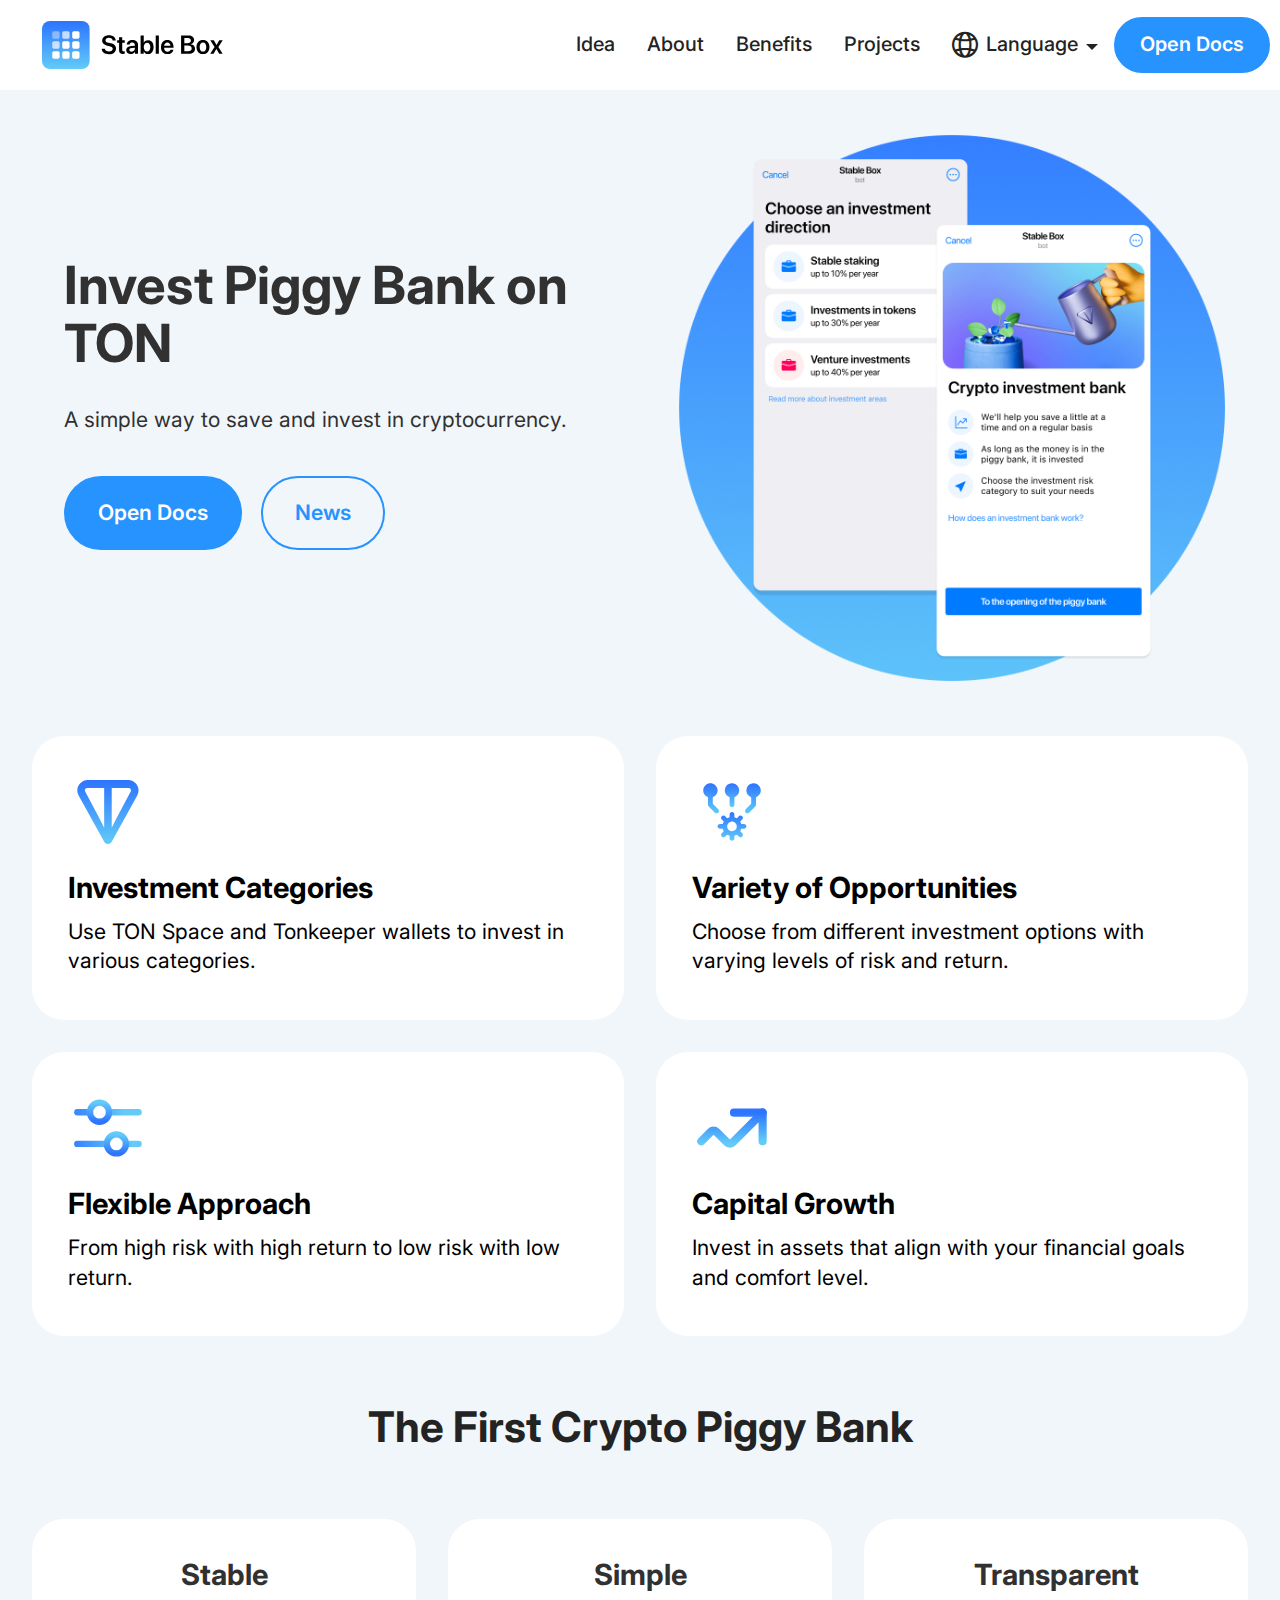
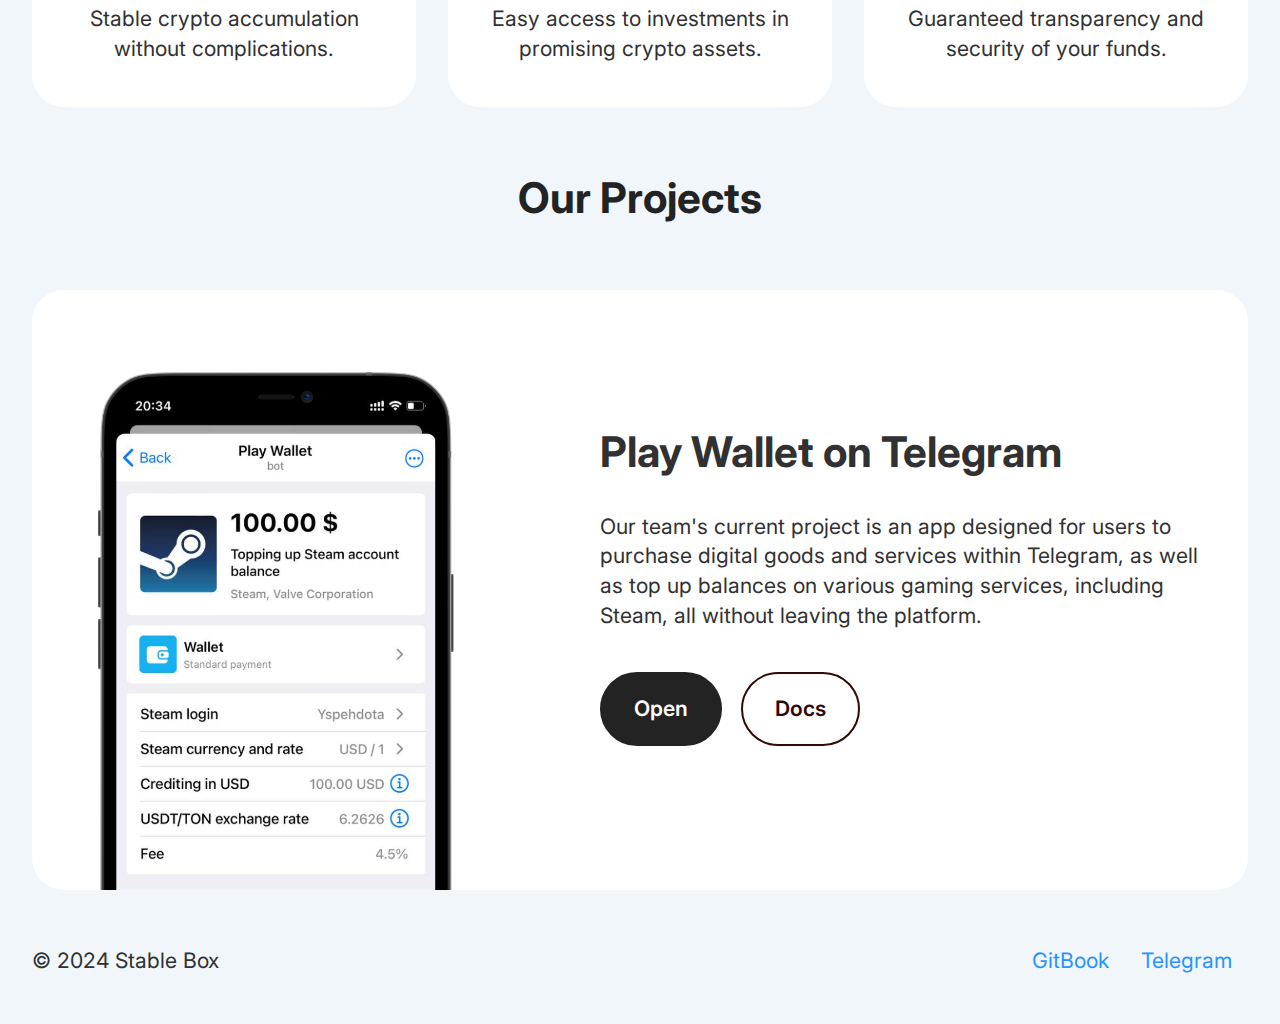
<file: index.html>
<!DOCTYPE html>
<html  >
<head>
  
  <meta charset="UTF-8">
  <meta http-equiv="X-UA-Compatible" content="IE=edge">
  <meta name="generator" content="Mobirise v5.9.18, mobirise.com">
  <meta name="twitter:card" content="summary_large_image"/>
  <meta name="twitter:image:src" content="assets/images/index-meta.png">
  <meta property="og:image" content="assets/images/index-meta.png">
  <meta name="twitter:title" content="Stable Box – Investment Piggy Bank on TON">
  <meta name="viewport" content="width=device-width, initial-scale=1, minimum-scale=1">
  <link rel="shortcut icon" href="assets/images/stablebox-favicon-32-32.png" type="image/x-icon">
  <meta name="description" content="The first crypto piggy bank on TON. Simple way to save and invest. Stable capital growth and easy access.">
  
  
  <title>Stable Box – Investment Piggy Bank on TON</title>
  <link rel="stylesheet" href="assets/web/assets/mobirise-icons2/mobirise2.css">
  <link rel="stylesheet" href="assets/bootstrap/css/bootstrap.min.css">
  <link rel="stylesheet" href="assets/bootstrap/css/bootstrap-grid.min.css">
  <link rel="stylesheet" href="assets/bootstrap/css/bootstrap-reboot.min.css">
  <link rel="stylesheet" href="assets/dropdown/css/style.css">
  <link rel="stylesheet" href="assets/socicon/css/styles.css">
  <link rel="stylesheet" href="assets/theme/css/style.css">
  <link rel="preload" href="https://fonts.googleapis.com/css?family=Inter:100,200,300,400,500,600,700,800,900&display=swap" as="style" onload="this.onload=null;this.rel='stylesheet'">
  <noscript><link rel="stylesheet" href="https://fonts.googleapis.com/css?family=Inter:100,200,300,400,500,600,700,800,900&display=swap"></noscript>
  <link rel="preload" as="style" href="assets/mobirise/css/mbr-additional.css?v=NQpkBE"><link rel="stylesheet" href="assets/mobirise/css/mbr-additional.css?v=NQpkBE" type="text/css">

  
  
  
</head>
<body>
  
  <section data-bs-version="5.1" class="menu menu6 cid-ueVmuteqcC" once="menu" id="menu06-1">
	

	<nav class="navbar navbar-dropdown opacityScroll navbar-fixed-top navbar-expand-lg">
		<div class="container">
			<div class="navbar-brand">
				<span class="navbar-logo">
					
						<img src="assets/images/stablebox-logo-site.svg" alt="Stable Box" style="height: 3rem;">
					
				</span>
				
			</div>
			<button class="navbar-toggler" type="button" data-toggle="collapse" data-bs-toggle="collapse" data-target="#navbarSupportedContent" data-bs-target="#navbarSupportedContent" aria-controls="navbarNavAltMarkup" aria-expanded="false" aria-label="Toggle navigation">
				<div class="hamburger">
					<span></span>
					<span></span>
					<span></span>
					<span></span>
				</div>
			</button>
			<div class="collapse navbar-collapse opacityScroll" id="navbarSupportedContent">
				<ul class="navbar-nav nav-dropdown" data-app-modern-menu="true"><li class="nav-item"><a class="nav-link link text-black show text-primary display-4" href="https://docs.stablebox.org" target="_blank">Idea</a></li><li class="nav-item"><a class="nav-link link text-black show text-primary display-4" href="/#features020-c">About</a></li><li class="nav-item"><a class="nav-link link text-black show text-primary display-4" href="/#article11-e">Benefits</a></li><li class="nav-item"><a class="nav-link link text-black show text-primary display-4" href="/#article11-g">Projects</a></li><li class="nav-item dropdown"><a class="nav-link link text-black dropdown-toggle display-4" href="https://mobiri.se" data-toggle="dropdown-submenu" data-bs-toggle="dropdown" data-bs-auto-close="outside" aria-expanded="false"><span class="mobi-mbri mobi-mbri-globe-2 mbr-iconfont mbr-iconfont-btn"></span>Language</a><div class="dropdown-menu" aria-labelledby="dropdown-338"><a class="text-black show dropdown-item text-primary display-4" href="/">English</a><a class="text-black show dropdown-item text-primary display-4" href="/ru">Русский</a></div></li></ul>
				
				<div class="navbar-buttons mbr-section-btn"><a class="btn btn-primary display-4" href="https://docs.stablebox.org" target="_blank">Open Docs</a></div>
			</div>
		</div>
	</nav>
</section>

<section data-bs-version="5.1" class="start article4 cid-ueWc4bbsxJ" id="article04-i">
	

	
	

	<div class="container">
		<div class="row justify-content-center">
			<div class="col-12 col-md-12 col-lg-6 image-wrapper">
				<img class="w-100" src="assets/images/stablebox-app-en.png" alt="">
			</div>
			<div class="col-12 col-md-12 col-lg">
				<div class="text-wrapper align-left">
					<h1 class="mbr-section-title mbr-fonts-style mb-4 display-1"><strong>Invest Piggy Bank on TON</strong></h1>
					<p class="mbr-text mbr-fonts-style mb-4 display-7">
						A simple way to save and invest in cryptocurrency.
					</p>
					<div class="mbr-section-btn mt-3"><a class="btn btn-lg btn-primary display-7" href="https://docs.stablebox.org" target="_blank">Open Docs</a> <a class="btn btn-lg btn-primary-outline display-7" href="https://t.me/stablebox" target="_blank">News</a></div>
				</div>
			</div>
		</div>
	</div>
</section>

<section data-bs-version="5.1" class="start features20 cid-ueW5pXh0s3" id="features020-c">
	

	
	
	<div class="container">
		
		<div class="row">
			<div class="item features-without-image col-12 col-md-6 col-lg-6 item-mb">
				<div class="item-wrapper">
					<div class="card-box align-left">
						<div class="img-wrapper mb-3">
							<img src="assets/images/stablebox-ton.svg" alt="">
						</div>
						<h5 class="card-title mbr-fonts-style display-5"><strong>Investment Categories</strong></h5>
						<p class="card-text mbr-fonts-style display-7">
							Use TON Space and Tonkeeper wallets to invest in various categories.
						</p>
					</div>
				</div>
			</div>
			<div class="item features-without-image col-12 col-md-6 col-lg-6 item-mb">
				<div class="item-wrapper">
					<div class="card-box align-left">
						<div class="img-wrapper mb-3">
							<img src="assets/images/stablebox-select.svg" alt="">
						</div>
						<h5 class="card-title mbr-fonts-style display-5"><strong>Variety of Opportunities</strong></h5>
						<p class="card-text mbr-fonts-style display-7">
							Choose from different investment options with varying levels of risk and return.
						</p>
					</div>
				</div>
			</div>
			<div class="item features-without-image col-12 col-md-6 col-lg-6 item-mb">
				<div class="item-wrapper">
					<div class="card-box align-left">
						<div class="img-wrapper mb-3">
							<img src="assets/images/stablebox-risk.svg" alt="">
						</div>
						<h5 class="card-title mbr-fonts-style display-5"><strong>Flexible Approach</strong></h5>
						<p class="card-text mbr-fonts-style display-7">
							From high risk with high return to low risk with low return.
						</p>
					</div>
				</div>
			</div><div class="item features-without-image col-12 col-md-6 col-lg-6 item-mb">
				<div class="item-wrapper">
					<div class="card-box align-left">
						<div class="img-wrapper mb-3">
							<img src="assets/images/stablebox-trend.svg" data-slide-to="3" data-bs-slide-to="4" alt="">
						</div>
						<h5 class="card-title mbr-fonts-style display-5"><strong>Capital Growth</strong></h5>
						<p class="card-text mbr-fonts-style display-7">
							Invest in assets that align with your financial goals and comfort level.
						</p>
					</div>
				</div>
			</div>
		</div>
	</div>
</section>

<section data-bs-version="5.1" class="article11 cid-ueW8xJN0vd" id="article11-e">
    

    
    
    <div class="container">
        <div class="row justify-content-center">
            <div class="title col-md-12 col-lg-12">
                <h3 class="mbr-section-title mbr-fonts-style align-center mt-0 mb-0 display-2"><strong>The First Crypto Piggy Bank</strong></h3>
                
                
            </div>
        </div>
    </div>
</section>

<section data-bs-version="5.1" class="start features20 cid-ueVqKImQMY" id="features020-2">
	

	
	
	<div class="container">
		
		<div class="row">
			<div class="item features-without-image col-12 col-md-6 col-lg-4 item-mb">
				<div class="item-wrapper">
					<div class="card-box align-left">
						
						<h5 class="card-title mbr-fonts-style display-5"><strong>Stable</strong></h5>
						<p class="card-text mbr-fonts-style display-7">
							Stable crypto accumulation without complications.
						</p>
					</div>
				</div>
			</div>
			<div class="item features-without-image col-12 col-md-6 col-lg-4 item-mb">
				<div class="item-wrapper">
					<div class="card-box align-left">
						
						<h5 class="card-title mbr-fonts-style display-5"><strong>Simple</strong></h5>
						<p class="card-text mbr-fonts-style display-7">
							Easy access to investments in promising crypto assets.
						</p>
					</div>
				</div>
			</div>
			<div class="item features-without-image col-12 col-md-6 col-lg-4 item-mb">
				<div class="item-wrapper">
					<div class="card-box align-left">
						
						<h5 class="card-title mbr-fonts-style display-5"><strong>Transparent</strong></h5>
						<p class="card-text mbr-fonts-style display-7">Guaranteed transparency and security of your funds.<br></p>
					</div>
				</div>
			</div>
		</div>
	</div>
</section>

<section data-bs-version="5.1" class="article11 cid-ueW96l76SG" id="article11-g">
    

    
    
    <div class="container">
        <div class="row justify-content-center">
            <div class="title col-md-12 col-lg-12">
                <h3 class="mbr-section-title mbr-fonts-style align-center mt-0 mb-0 display-2"><strong>Our Projects</strong></h3>
                
                
            </div>
        </div>
    </div>
</section>

<section data-bs-version="5.1" class="start article05 cid-ueVXA5uKHL" id="article05-a">
  

  
  

  <div class="container">
    <div class="row justify-content-center align-items-center">
      <div class="col-12">
        <div class="card-wrapper">
          <div class="row">
            <div class="col-12 col-md-12 col-lg-5 image-wrapper">
              <img class="w-100" src="assets/images/stablebox-playwallet-en.png" alt="Play Wallet">
            </div>
            <div class="col-12 col-lg col-md-12">
              <div class="text-wrapper align-left">
                <h1 class="mbr-section-title mbr-fonts-style mb-4 display-2"><strong>Play Wallet on Telegram</strong></h1>
                <p class="mbr-text mbr-fonts-style mb-4 display-7">Our team's current project is an app designed for users to purchase digital goods and services within Telegram, as well as top up balances on various gaming services, including Steam, all without leaving the platform.<br>
                </p>
                <div class="mbr-section-btn mt-3"><a class="btn btn-lg btn-black display-7" href="https://t.me/playwalletbot" target="_blank">Open</a> <a class="btn btn-lg btn-info-outline display-7" href="https://docs.playwallet.bot" target="_blank">Docs</a></div>
              </div>
            </div>
          </div>
        </div>
      </div>
    </div>
  </div>
</section>

<section data-bs-version="5.1" class="footer2 cid-ueVwBMKJbh" once="footers" id="footer02-3">
    

    
    

    <div class="container">
        <div class="row">
            <div class="col-12 col-lg-6 center mt-2 mb-3">
                <p class="mbr-fonts-style copyright mb-0 display-7">
                    © 2024 Stable Box</p>
            </div>
            <div class="col-12 col-lg-6 center">
                <div class="row-links mt-2 mb-3">
                    <ul class="row-links-soc">
                        
                        
                        
                        
                    <li class="row-links-soc-item mbr-fonts-style display-7"><a href="https://docs.stablebox.org/" class="text-primary" target="_blank">GitBook</a></li><li class="row-links-soc-item mbr-fonts-style display-7"><a href="https://t.me/stablebox" class="text-primary" target="_blank">Telegram</a></li></ul>
                </div>
            </div>
        </div>
    </div>
</section><section class="display-7" style="padding: 0;align-items: center;justify-content: center;flex-wrap: wrap;    align-content: center;display: flex;position: relative;height: 0rem;"><a href="https://mobiri.se/1725391" style="flex: 1 1;height: 0rem;position: absolute;width: 100%;z-index: 1;"><img alt="" style="height: 0rem;" src="[data-uri]"></a><p hidden style="margin: 0;text-align: center;" class="display-7">&#8204;</p><a hidden style="z-index:1" href="https://mobirise.com/builder/no-code-website-builder.html">No Code Website Builder</a></section><script src="assets/bootstrap/js/bootstrap.bundle.min.js"></script>  <script src="assets/smoothscroll/smooth-scroll.js"></script>  <script src="assets/ytplayer/index.js"></script>  <script src="assets/dropdown/js/navbar-dropdown.js"></script>  <script src="assets/theme/js/script.js"></script>  
  
  
</body>
</html>
</file>
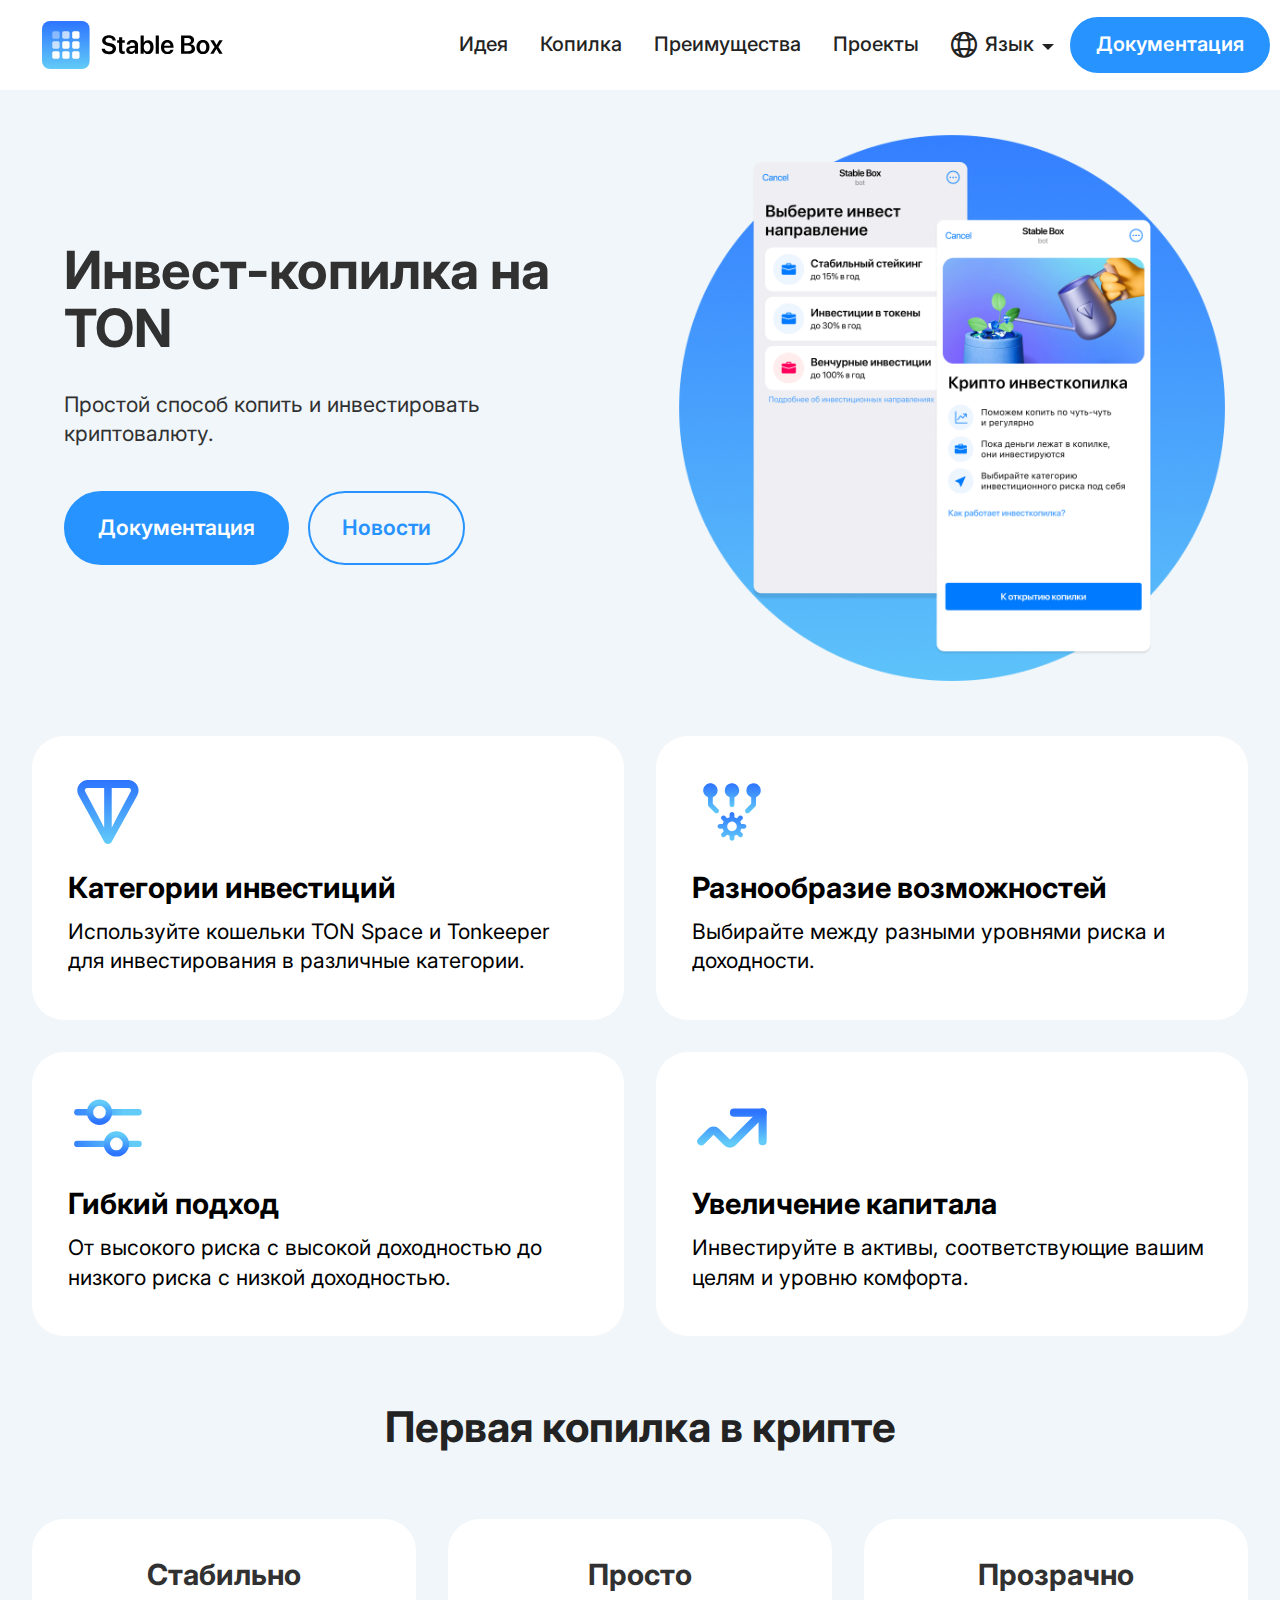
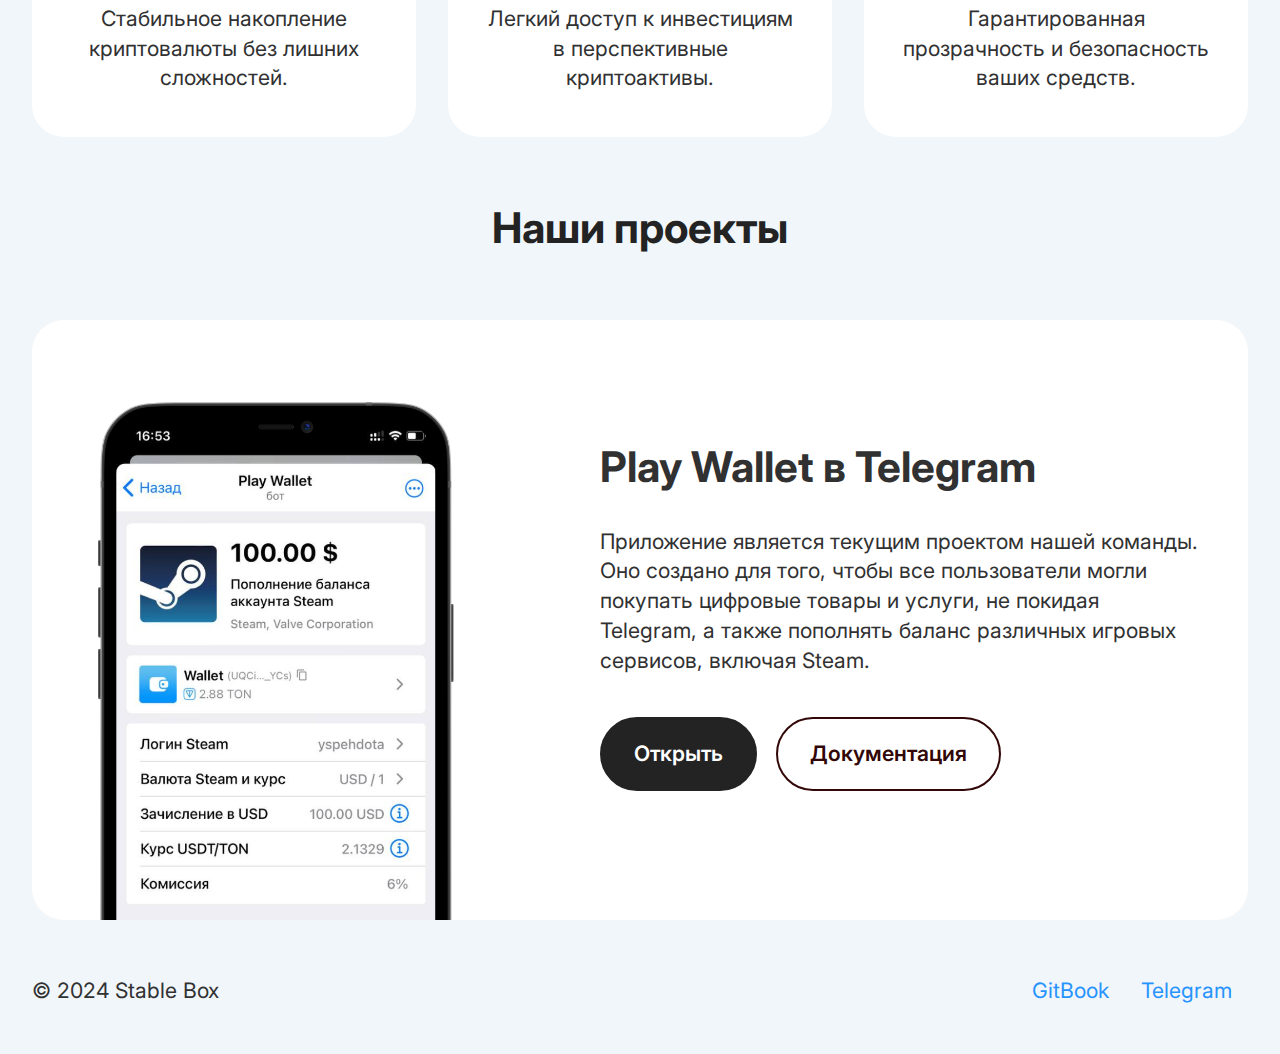
<file: ru.html>
<!DOCTYPE html>
<html  >
<head>
  
  <meta charset="UTF-8">
  <meta http-equiv="X-UA-Compatible" content="IE=edge">
  <meta name="generator" content="Mobirise v5.9.18, mobirise.com">
  <meta name="twitter:card" content="summary_large_image"/>
  <meta name="twitter:image:src" content="assets/images/ru-meta.png">
  <meta property="og:image" content="assets/images/ru-meta.png">
  <meta name="twitter:title" content="Stable Box – Инвест-копилка на TON">
  <meta name="viewport" content="width=device-width, initial-scale=1, minimum-scale=1">
  <link rel="shortcut icon" href="assets/images/stablebox-favicon-32-32.png" type="image/x-icon">
  <meta name="description" content="Первая криптовалютная копилка на TON. Простой способ накопления и инвестирования. Стабильный рост капитала и легкий доступ.">
  
  
  <title>Stable Box – Инвест-копилка на TON</title>
  <link rel="stylesheet" href="assets/web/assets/mobirise-icons2/mobirise2.css">
  <link rel="stylesheet" href="assets/bootstrap/css/bootstrap.min.css">
  <link rel="stylesheet" href="assets/bootstrap/css/bootstrap-grid.min.css">
  <link rel="stylesheet" href="assets/bootstrap/css/bootstrap-reboot.min.css">
  <link rel="stylesheet" href="assets/dropdown/css/style.css">
  <link rel="stylesheet" href="assets/socicon/css/styles.css">
  <link rel="stylesheet" href="assets/theme/css/style.css">
  <link rel="preload" href="https://fonts.googleapis.com/css?family=Inter:100,200,300,400,500,600,700,800,900&display=swap" as="style" onload="this.onload=null;this.rel='stylesheet'">
  <noscript><link rel="stylesheet" href="https://fonts.googleapis.com/css?family=Inter:100,200,300,400,500,600,700,800,900&display=swap"></noscript>
  <link rel="preload" as="style" href="assets/mobirise/css/mbr-additional.css?v=tpvv6j"><link rel="stylesheet" href="assets/mobirise/css/mbr-additional.css?v=tpvv6j" type="text/css">

  
  
  
</head>
<body>
  
  <section data-bs-version="5.1" class="menu menu6 cid-ufcVPwTOpR" once="menu" id="menu06-j">
	

	<nav class="navbar navbar-dropdown opacityScroll navbar-fixed-top navbar-expand-lg">
		<div class="container">
			<div class="navbar-brand">
				<span class="navbar-logo">
					
						<img src="assets/images/stablebox-logo-site.svg" alt="Stable Box" style="height: 3rem;">
					
				</span>
				
			</div>
			<button class="navbar-toggler" type="button" data-toggle="collapse" data-bs-toggle="collapse" data-target="#navbarSupportedContent" data-bs-target="#navbarSupportedContent" aria-controls="navbarNavAltMarkup" aria-expanded="false" aria-label="Toggle navigation">
				<div class="hamburger">
					<span></span>
					<span></span>
					<span></span>
					<span></span>
				</div>
			</button>
			<div class="collapse navbar-collapse opacityScroll" id="navbarSupportedContent">
				<ul class="navbar-nav nav-dropdown" data-app-modern-menu="true"><li class="nav-item"><a class="nav-link link text-black show text-primary display-4" href="https://docs.stablebox.org/v/ru" target="_blank">Идея</a></li><li class="nav-item"><a class="nav-link link text-black show text-primary display-4" href="/ru#features020-l">Копилка</a></li><li class="nav-item"><a class="nav-link link text-black show text-primary display-4" href="/ru#article11-m">Преимущества</a></li><li class="nav-item"><a class="nav-link link text-black show text-primary display-4" href="/ru#article11-o">Проекты</a></li><li class="nav-item dropdown"><a class="nav-link link text-black dropdown-toggle display-4" href="https://mobiri.se" data-toggle="dropdown-submenu" data-bs-toggle="dropdown" data-bs-auto-close="outside" aria-expanded="false"><span class="mobi-mbri mobi-mbri-globe-2 mbr-iconfont mbr-iconfont-btn"></span>Язык</a><div class="dropdown-menu" aria-labelledby="dropdown-338"><a class="text-black show dropdown-item text-primary display-4" href="/">English</a><a class="text-black show dropdown-item text-primary display-4" href="/ru">Русский</a></div></li></ul>
				
				<div class="navbar-buttons mbr-section-btn"><a class="btn btn-primary display-4" href="https://docs.stablebox.org/v/ru" target="_blank">Документация</a></div>
			</div>
		</div>
	</nav>
</section>

<section data-bs-version="5.1" class="start article4 cid-ufcVPyNujt" id="article04-k">
	

	
	

	<div class="container">
		<div class="row justify-content-center">
			<div class="col-12 col-md-12 col-lg-6 image-wrapper">
				<img class="w-100" src="assets/images/stablebox-app-ru.png" alt="">
			</div>
			<div class="col-12 col-md-12 col-lg">
				<div class="text-wrapper align-left">
					<h1 class="mbr-section-title mbr-fonts-style mb-4 display-1"><strong>Инвест-копилка на TON</strong></h1>
					<p class="mbr-text mbr-fonts-style mb-4 display-7">
						Простой способ копить и инвестировать криптовалюту.
					</p>
					<div class="mbr-section-btn mt-3"><a class="btn btn-lg btn-primary display-7" href="https://docs.stablebox.org/v/ru" target="_blank">Документация</a> <a class="btn btn-lg btn-primary-outline display-7" href="https://t.me/stablebox_ru" target="_blank">Новости</a></div>
				</div>
			</div>
		</div>
	</div>
</section>

<section data-bs-version="5.1" class="start features20 cid-ufcVPze7Y1" id="features020-l">
	

	
	
	<div class="container">
		
		<div class="row">
			<div class="item features-without-image col-12 col-md-6 col-lg-6 item-mb">
				<div class="item-wrapper">
					<div class="card-box align-left">
						<div class="img-wrapper mb-3">
							<img src="assets/images/stablebox-ton.svg" alt="">
						</div>
						<h5 class="card-title mbr-fonts-style display-5"><strong>Категории инвестиций</strong></h5>
						<p class="card-text mbr-fonts-style display-7">
							Используйте кошельки TON Space и Tonkeeper для инвестирования в различные категории.
						</p>
					</div>
				</div>
			</div>
			<div class="item features-without-image col-12 col-md-6 col-lg-6 item-mb">
				<div class="item-wrapper">
					<div class="card-box align-left">
						<div class="img-wrapper mb-3">
							<img src="assets/images/stablebox-select.svg" alt="">
						</div>
						<h5 class="card-title mbr-fonts-style display-5"><strong>Разнообразие возможностей</strong></h5>
						<p class="card-text mbr-fonts-style display-7">
							Выбирайте между разными уровнями риска и доходности.
						</p>
					</div>
				</div>
			</div>
			<div class="item features-without-image col-12 col-md-6 col-lg-6 item-mb">
				<div class="item-wrapper">
					<div class="card-box align-left">
						<div class="img-wrapper mb-3">
							<img src="assets/images/stablebox-risk.svg" alt="">
						</div>
						<h5 class="card-title mbr-fonts-style display-5"><strong>Гибкий подход</strong></h5>
						<p class="card-text mbr-fonts-style display-7">
							От высокого риска с высокой доходностью до низкого риска с низкой доходностью.
						</p>
					</div>
				</div>
			</div><div class="item features-without-image col-12 col-md-6 col-lg-6 item-mb">
				<div class="item-wrapper">
					<div class="card-box align-left">
						<div class="img-wrapper mb-3">
							<img src="assets/images/stablebox-trend.svg" data-slide-to="3" data-bs-slide-to="4" alt="">
						</div>
						<h5 class="card-title mbr-fonts-style display-5"><strong>Увеличение капитала</strong></h5>
						<p class="card-text mbr-fonts-style display-7">
							Инвестируйте в активы, соответствующие вашим целям и уровню комфорта.
						</p>
					</div>
				</div>
			</div>
		</div>
	</div>
</section>

<section data-bs-version="5.1" class="article11 cid-ufcVPzuYUC" id="article11-m">
    

    
    
    <div class="container">
        <div class="row justify-content-center">
            <div class="title col-md-12 col-lg-12">
                <h3 class="mbr-section-title mbr-fonts-style align-center mt-0 mb-0 display-2"><strong>Первая копилка в крипте</strong></h3>
                
                
            </div>
        </div>
    </div>
</section>

<section data-bs-version="5.1" class="start features20 cid-ufcVPzHqCr" id="features020-n">
	

	
	
	<div class="container">
		
		<div class="row">
			<div class="item features-without-image col-12 col-md-6 col-lg-4 item-mb">
				<div class="item-wrapper">
					<div class="card-box align-left">
						
						<h5 class="card-title mbr-fonts-style display-5"><strong>Стабильно</strong></h5>
						<p class="card-text mbr-fonts-style display-7">
							Стабильное накопление криптовалюты без лишних сложностей.
						</p>
					</div>
				</div>
			</div>
			<div class="item features-without-image col-12 col-md-6 col-lg-4 item-mb">
				<div class="item-wrapper">
					<div class="card-box align-left">
						
						<h5 class="card-title mbr-fonts-style display-5"><strong>Просто</strong></h5>
						<p class="card-text mbr-fonts-style display-7">
							Легкий доступ к инвестициям в перспективные криптоактивы.
						</p>
					</div>
				</div>
			</div>
			<div class="item features-without-image col-12 col-md-6 col-lg-4 item-mb">
				<div class="item-wrapper">
					<div class="card-box align-left">
						
						<h5 class="card-title mbr-fonts-style display-5"><strong>Прозрачно</strong></h5>
						<p class="card-text mbr-fonts-style display-7">
							Гарантированная прозрачность и безопасность ваших средств.
						</p>
					</div>
				</div>
			</div>
		</div>
	</div>
</section>

<section data-bs-version="5.1" class="article11 cid-ufcVPzUjwL" id="article11-o">
    

    
    
    <div class="container">
        <div class="row justify-content-center">
            <div class="title col-md-12 col-lg-12">
                <h3 class="mbr-section-title mbr-fonts-style align-center mt-0 mb-0 display-2"><strong>Наши проекты</strong></h3>
                
                
            </div>
        </div>
    </div>
</section>

<section data-bs-version="5.1" class="start article05 cid-ufcVPA6uZX" id="article05-p">
  

  
  

  <div class="container">
    <div class="row justify-content-center align-items-center">
      <div class="col-12">
        <div class="card-wrapper">
          <div class="row">
            <div class="col-12 col-md-12 col-lg-5 image-wrapper">
              <img class="w-100" src="assets/images/stablebox-playwallet-ru.png" alt="Play Wallet">
            </div>
            <div class="col-12 col-lg col-md-12">
              <div class="text-wrapper align-left">
                <h1 class="mbr-section-title mbr-fonts-style mb-4 display-2"><strong>Play Wallet в Telegram</strong></h1>
                <p class="mbr-text mbr-fonts-style mb-4 display-7">Приложение является текущим проектом нашей команды. Оно создано для того, чтобы все пользователи могли покупать цифровые товары и услуги, не покидая Telegram, а также пополнять баланс различных игровых сервисов, включая Steam.<br>
                </p>
                <div class="mbr-section-btn mt-3"><a class="btn btn-lg btn-black display-7" href="https://t.me/playwalletbot" target="_blank">Открыть</a> <a class="btn btn-lg btn-info-outline display-7" href="https://docs.playwallet.bot/v/ru" target="_blank">Документация</a></div>
              </div>
            </div>
          </div>
        </div>
      </div>
    </div>
  </div>
</section>

<section data-bs-version="5.1" class="footer2 cid-ufcVPAjL9s" once="footers" id="footer02-q">
    

    
    

    <div class="container">
        <div class="row">
            <div class="col-12 col-lg-6 center mt-2 mb-3">
                <p class="mbr-fonts-style copyright mb-0 display-7">
                    © 2024 Stable Box</p>
            </div>
            <div class="col-12 col-lg-6 center">
                <div class="row-links mt-2 mb-3">
                    <ul class="row-links-soc">
                        
                        
                        
                        
                    <li class="row-links-soc-item mbr-fonts-style display-7"><a href="https://docs.stablebox.org/v/ru" class="text-primary" target="_blank">GitBook</a></li><li class="row-links-soc-item mbr-fonts-style display-7"><a href="https://t.me/stablebox_ru" class="text-primary" target="_blank">Telegram</a></li></ul>
                </div>
            </div>
        </div>
    </div>
</section><section class="display-7" style="padding: 0;align-items: center;justify-content: center;flex-wrap: wrap;    align-content: center;display: flex;position: relative;height: 0rem;"><a href="https://mobiri.se/1725391" style="flex: 1 1;height: 0rem;position: absolute;width: 100%;z-index: 1;"><img alt="" style="height: 0rem;" src="[data-uri]"></a><p hidden style="margin: 0;text-align: center;" class="display-7">&#8204;</p><a hidden style="z-index:1" href="https://mobirise.com/drag-drop-website-builder.html">Drag and Drop Website Builder</a></section><script src="assets/bootstrap/js/bootstrap.bundle.min.js"></script>  <script src="assets/smoothscroll/smooth-scroll.js"></script>  <script src="assets/ytplayer/index.js"></script>  <script src="assets/dropdown/js/navbar-dropdown.js"></script>  <script src="assets/theme/js/script.js"></script>  
  
  
</body>
</html>
</file>
<file: assets/web/assets/mobirise-icons2/mobirise2.css>
@font-face {
  font-family: 'Moririse2';
  font-display: swap;
  src:  url('mobirise2.eot?f2bix4');
  src:  url('mobirise2.eot?f2bix4#iefix') format('embedded-opentype'),
    url('mobirise2.ttf?f2bix4') format('truetype'),
    url('mobirise2.woff?f2bix4') format('woff'),
    url('mobirise2.svg?f2bix4#mobirise2') format('svg');
  font-weight: normal;
  font-style: normal;
}

[class^="mobi-"], [class*=" mobi-"] {
  /* use !important to prevent issues with browser extensions that change fonts */
  font-family: 'Moririse2' !important;
  speak: none;
  font-style: normal;
  font-weight: normal;
  font-variant: normal;
  text-transform: none;
  line-height: 1;

  /* Better Font Rendering =========== */
  -webkit-font-smoothing: antialiased;
  -moz-osx-font-smoothing: grayscale;
}

.mobi-mbri-add-submenu:before {
  content: "\e900";
}
.mobi-mbri-alert:before {
  content: "\e901";
}
.mobi-mbri-align-center:before {
  content: "\e902";
}
.mobi-mbri-align-justify:before {
  content: "\e903";
}
.mobi-mbri-align-left:before {
  content: "\e904";
}
.mobi-mbri-align-right:before {
  content: "\e905";
}
.mobi-mbri-android:before {
  content: "\e906";
}
.mobi-mbri-apple:before {
  content: "\e907";
}
.mobi-mbri-arrow-down:before {
  content: "\e908";
}
.mobi-mbri-arrow-next:before {
  content: "\e909";
}
.mobi-mbri-arrow-prev:before {
  content: "\e90a";
}
.mobi-mbri-arrow-up:before {
  content: "\e90b";
}
.mobi-mbri-bold:before {
  content: "\e90c";
}
.mobi-mbri-bookmark:before {
  content: "\e90d";
}
.mobi-mbri-bootstrap:before {
  content: "\e90e";
}
.mobi-mbri-briefcase:before {
  content: "\e90f";
}
.mobi-mbri-browse:before {
  content: "\e910";
}
.mobi-mbri-bulleted-list:before {
  content: "\e911";
}
.mobi-mbri-calendar:before {
  content: "\e912";
}
.mobi-mbri-camera:before {
  content: "\e913";
}
.mobi-mbri-cart-add:before {
  content: "\e914";
}
.mobi-mbri-cart-full:before {
  content: "\e915";
}
.mobi-mbri-cash:before {
  content: "\e916";
}
.mobi-mbri-change-style:before {
  content: "\e917";
}
.mobi-mbri-chat:before {
  content: "\e918";
}
.mobi-mbri-clock:before {
  content: "\e919";
}
.mobi-mbri-close:before {
  content: "\e91a";
}
.mobi-mbri-cloud:before {
  content: "\e91b";
}
.mobi-mbri-code:before {
  content: "\e91c";
}
.mobi-mbri-contact-form:before {
  content: "\e91d";
}
.mobi-mbri-credit-card:before {
  content: "\e91e";
}
.mobi-mbri-cursor-click:before {
  content: "\e91f";
}
.mobi-mbri-cust-feedback:before {
  content: "\e920";
}
.mobi-mbri-database:before {
  content: "\e921";
}
.mobi-mbri-delivery:before {
  content: "\e922";
}
.mobi-mbri-desktop:before {
  content: "\e923";
}
.mobi-mbri-devices:before {
  content: "\e924";
}
.mobi-mbri-down:before {
  content: "\e925";
}
.mobi-mbri-download-2:before {
  content: "\e926";
}
.mobi-mbri-download:before {
  content: "\e927";
}
.mobi-mbri-drag-n-drop-2:before {
  content: "\e928";
}
.mobi-mbri-drag-n-drop:before {
  content: "\e929";
}
.mobi-mbri-edit-2:before {
  content: "\e92a";
}
.mobi-mbri-edit:before {
  content: "\e92b";
}
.mobi-mbri-error:before {
  content: "\e92c";
}
.mobi-mbri-extension:before {
  content: "\e92d";
}
.mobi-mbri-features:before {
  content: "\e92e";
}
.mobi-mbri-file:before {
  content: "\e92f";
}
.mobi-mbri-flag:before {
  content: "\e930";
}
.mobi-mbri-folder:before {
  content: "\e931";
}
.mobi-mbri-gift:before {
  content: "\e932";
}
.mobi-mbri-github:before {
  content: "\e933";
}
.mobi-mbri-globe-2:before {
  content: "\e934";
}
.mobi-mbri-globe:before {
  content: "\e935";
}
.mobi-mbri-growing-chart:before {
  content: "\e936";
}
.mobi-mbri-hearth:before {
  content: "\e937";
}
.mobi-mbri-help:before {
  content: "\e938";
}
.mobi-mbri-home:before {
  content: "\e939";
}
.mobi-mbri-hot-cup:before {
  content: "\e93a";
}
.mobi-mbri-idea:before {
  content: "\e93b";
}
.mobi-mbri-image-gallery:before {
  content: "\e93c";
}
.mobi-mbri-image-slider:before {
  content: "\e93d";
}
.mobi-mbri-info:before {
  content: "\e93e";
}
.mobi-mbri-italic:before {
  content: "\e93f";
}
.mobi-mbri-key:before {
  content: "\e940";
}
.mobi-mbri-laptop:before {
  content: "\e941";
}
.mobi-mbri-layers:before {
  content: "\e942";
}
.mobi-mbri-left-right:before {
  content: "\e943";
}
.mobi-mbri-left:before {
  content: "\e944";
}
.mobi-mbri-letter:before {
  content: "\e945";
}
.mobi-mbri-like:before {
  content: "\e946";
}
.mobi-mbri-link:before {
  content: "\e947";
}
.mobi-mbri-lock:before {
  content: "\e948";
}
.mobi-mbri-login:before {
  content: "\e949";
}
.mobi-mbri-logout:before {
  content: "\e94a";
}
.mobi-mbri-magic-stick:before {
  content: "\e94b";
}
.mobi-mbri-map-pin:before {
  content: "\e94c";
}
.mobi-mbri-menu:before {
  content: "\e94d";
}
.mobi-mbri-mobile-2:before {
  content: "\e94e";
}
.mobi-mbri-mobile-horizontal:before {
  content: "\e94f";
}
.mobi-mbri-mobile:before {
  content: "\e950";
}
.mobi-mbri-mobirise:before {
  content: "\e951";
}
.mobi-mbri-more-horizontal:before {
  content: "\e952";
}
.mobi-mbri-more-vertical:before {
  content: "\e953";
}
.mobi-mbri-music:before {
  content: "\e954";
}
.mobi-mbri-new-file:before {
  content: "\e955";
}
.mobi-mbri-numbered-list:before {
  content: "\e956";
}
.mobi-mbri-opened-folder:before {
  content: "\e957";
}
.mobi-mbri-pages:before {
  content: "\e958";
}
.mobi-mbri-paper-plane:before {
  content: "\e959";
}
.mobi-mbri-paperclip:before {
  content: "\e95a";
}
.mobi-mbri-phone:before {
  content: "\e95b";
}
.mobi-mbri-photo:before {
  content: "\e95c";
}
.mobi-mbri-photos:before {
  content: "\e95d";
}
.mobi-mbri-pin:before {
  content: "\e95e";
}
.mobi-mbri-play:before {
  content: "\e95f";
}
.mobi-mbri-plus:before {
  content: "\e960";
}
.mobi-mbri-preview:before {
  content: "\e961";
}
.mobi-mbri-print:before {
  content: "\e962";
}
.mobi-mbri-protect:before {
  content: "\e963";
}
.mobi-mbri-question:before {
  content: "\e964";
}
.mobi-mbri-quote-left:before {
  content: "\e965";
}
.mobi-mbri-quote-right:before {
  content: "\e966";
}
.mobi-mbri-redo:before {
  content: "\e967";
}
.mobi-mbri-refresh:before {
  content: "\e968";
}
.mobi-mbri-responsive-2:before {
  content: "\e969";
}
.mobi-mbri-responsive:before {
  content: "\e96a";
}
.mobi-mbri-right:before {
  content: "\e96b";
}
.mobi-mbri-rocket:before {
  content: "\e96c";
}
.mobi-mbri-sad-face:before {
  content: "\e96d";
}
.mobi-mbri-sale:before {
  content: "\e96e";
}
.mobi-mbri-save:before {
  content: "\e96f";
}
.mobi-mbri-search:before {
  content: "\e970";
}
.mobi-mbri-setting-2:before {
  content: "\e971";
}
.mobi-mbri-setting-3:before {
  content: "\e972";
}
.mobi-mbri-setting:before {
  content: "\e973";
}
.mobi-mbri-share:before {
  content: "\e974";
}
.mobi-mbri-shopping-bag:before {
  content: "\e975";
}
.mobi-mbri-shopping-basket:before {
  content: "\e976";
}
.mobi-mbri-shopping-cart:before {
  content: "\e977";
}
.mobi-mbri-sites:before {
  content: "\e978";
}
.mobi-mbri-smile-face:before {
  content: "\e979";
}
.mobi-mbri-speed:before {
  content: "\e97a";
}
.mobi-mbri-star:before {
  content: "\e97b";
}
.mobi-mbri-success:before {
  content: "\e97c";
}
.mobi-mbri-sun:before {
  content: "\e97d";
}
.mobi-mbri-sun2:before {
  content: "\e97e";
}
.mobi-mbri-tablet-vertical:before {
  content: "\e97f";
}
.mobi-mbri-tablet:before {
  content: "\e980";
}
.mobi-mbri-target:before {
  content: "\e981";
}
.mobi-mbri-timer:before {
  content: "\e982";
}
.mobi-mbri-to-ftp:before {
  content: "\e983";
}
.mobi-mbri-to-local-drive:before {
  content: "\e984";
}
.mobi-mbri-touch-swipe:before {
  content: "\e985";
}
.mobi-mbri-touch:before {
  content: "\e986";
}
.mobi-mbri-trash:before {
  content: "\e987";
}
.mobi-mbri-underline:before {
  content: "\e988";
}
.mobi-mbri-undo:before {
  content: "\e989";
}
.mobi-mbri-unlink:before {
  content: "\e98a";
}
.mobi-mbri-unlock:before {
  content: "\e98b";
}
.mobi-mbri-up-down:before {
  content: "\e98c";
}
.mobi-mbri-up:before {
  content: "\e98d";
}
.mobi-mbri-update:before {
  content: "\e98e";
}
.mobi-mbri-upload-2:before {
  content: "\e98f";
}
.mobi-mbri-upload:before {
  content: "\e990";
}
.mobi-mbri-user-2:before {
  content: "\e991";
}
.mobi-mbri-user:before {
  content: "\e992";
}
.mobi-mbri-users:before {
  content: "\e993";
}
.mobi-mbri-video-play:before {
  content: "\e994";
}
.mobi-mbri-video:before {
  content: "\e995";
}
.mobi-mbri-watch:before {
  content: "\e996";
}
.mobi-mbri-website-theme-2:before {
  content: "\e997";
}
.mobi-mbri-website-theme:before {
  content: "\e998";
}
.mobi-mbri-wifi:before {
  content: "\e999";
}
.mobi-mbri-windows:before {
  content: "\e99a";
}
.mobi-mbri-zoom-in:before {
  content: "\e99b";
}
.mobi-mbri-zoom-out:before {
  content: "\e99c";
}
</file>
<file: assets/dropdown/css/style.css>
.navbar-dropdown {
  left: 0;
  padding: 0;
  position: absolute;
  right: 0;
  top: 0;
  transition: all 0.45s ease;
  z-index: 1030;
  background: #282828; }
  .navbar-dropdown .navbar-logo {
    margin-right: 0.8rem;
    transition: margin 0.3s ease-in-out;
    vertical-align: middle; }
    .navbar-dropdown .navbar-logo img {
      height: 3.125rem;
      transition: all 0.3s ease-in-out; }
    .navbar-dropdown .navbar-logo.mbr-iconfont {
      font-size: 3.125rem;
      line-height: 3.125rem; }
  .navbar-dropdown .navbar-caption {
    font-weight: 700;
    white-space: normal;
    vertical-align: -4px;
    line-height: 3.125rem !important; }
    .navbar-dropdown .navbar-caption, .navbar-dropdown .navbar-caption:hover {
      color: inherit;
      text-decoration: none; }
  .navbar-dropdown .mbr-iconfont + .navbar-caption {
    vertical-align: -1px; }
  .navbar-dropdown.navbar-fixed-top {
    position: none; }
  .navbar-dropdown .navbar-brand span {
    vertical-align: -4px; }
  .navbar-dropdown.bg-color.transparent {
    background: none; }
  .navbar-dropdown.navbar-short .navbar-brand {
    padding: 0.625rem 0; }
    .navbar-dropdown.navbar-short .navbar-brand span {
      vertical-align: -1px; }
  .navbar-dropdown.navbar-short .navbar-caption {
    line-height: 2.375rem !important;
    vertical-align: -2px; }
  .navbar-dropdown.navbar-short .navbar-logo {
    margin-right: 0.5rem; }
    .navbar-dropdown.navbar-short .navbar-logo img {
      height: 2.375rem; }
    .navbar-dropdown.navbar-short .navbar-logo.mbr-iconfont {
      font-size: 2.375rem;
      line-height: 2.375rem; }
  .navbar-dropdown.navbar-short .mbr-table-cell {
    height: 3.625rem; }
  .navbar-dropdown .navbar-close {
    left: 0.6875rem;
    position: fixed;
    top: 0.75rem;
    z-index: 1000; }
  .navbar-dropdown .hamburger-icon {
    content: "";
    display: inline-block;
    vertical-align: middle;
    width: 16px;
    -webkit-box-shadow: 0 -6px 0 1px #282828,0 0 0 1px #282828,0 6px 0 1px #282828;
    -moz-box-shadow: 0 -6px 0 1px #282828,0 0 0 1px #282828,0 6px 0 1px #282828;
    box-shadow: 0 -6px 0 1px #282828,0 0 0 1px #282828,0 6px 0 1px #282828; }

.dropdown-menu .dropdown-toggle[data-toggle="dropdown-submenu"]::after {
  border-bottom: 0.35em solid transparent;
  border-left: 0.35em solid;
  border-right: 0;
  border-top: 0.35em solid transparent;
  margin-left: 0.3rem; }

.dropdown-menu .dropdown-item:focus {
  outline: 0; }

.nav-dropdown {
  font-size: 0.75rem;
  font-weight: 500;
  height: auto !important; }
  .nav-dropdown .nav-btn {
    padding-left: 1rem; }
  .nav-dropdown .link {
    margin: .667em 1.667em;
    font-weight: 500;
    padding: 0;
    transition: color .2s ease-in-out; }
    .nav-dropdown .link.dropdown-toggle {
      margin-right: 2.583em; }
      .nav-dropdown .link.dropdown-toggle::after {
        margin-left: .25rem;
        border-top: 0.35em solid;
        border-right: 0.35em solid transparent;
        border-left: 0.35em solid transparent;
        border-bottom: 0; }
      .nav-dropdown .link.dropdown-toggle[aria-expanded="true"] {
        margin: 0;
        padding: 0.667em 3.263em  0.667em 1.667em; }
  .nav-dropdown .link::after,
  .nav-dropdown .dropdown-item::after {
    color: inherit; }
  .nav-dropdown .btn {
    font-size: 0.75rem;
    font-weight: 700;
    letter-spacing: 0;
    margin-bottom: 0;
    padding-left: 1.25rem;
    padding-right: 1.25rem; }
  .nav-dropdown .dropdown-menu {
    border-radius: 0;
    border: 0;
    left: 0;
    margin: 0;
    padding-bottom: 1.25rem;
    padding-top: 1.25rem;
    position: relative; }
  .nav-dropdown .dropdown-submenu {
    margin-left: 0.125rem;
    top: 0; }
  .nav-dropdown .dropdown-item {
    font-weight: 500;
    line-height: 2;
    padding: 0.3846em 4.615em 0.3846em 1.5385em;
    position: relative;
    transition: color .2s ease-in-out, background-color .2s ease-in-out; }
    .nav-dropdown .dropdown-item::after {
      margin-top: -0.3077em;
      position: absolute;
      right: 1.1538em;
      top: 50%; }
    .nav-dropdown .dropdown-item:focus, .nav-dropdown .dropdown-item:hover {
      background: none; }

@media (max-width: 767px) {
  .nav-dropdown.navbar-toggleable-sm {
    bottom: 0;
    display: none;
    left: 0;
    overflow-x: hidden;
    position: fixed;
    top: 0;
    transform: translateX(-100%);
    -ms-transform: translateX(-100%);
    -webkit-transform: translateX(-100%);
    width: 18.75rem;
    z-index: 999; } }
.nav-dropdown.navbar-toggleable-xl {
  bottom: 0;
  display: none;
  left: 0;
  overflow-x: hidden;
  position: fixed;
  top: 0;
  transform: translateX(-100%);
  -ms-transform: translateX(-100%);
  -webkit-transform: translateX(-100%);
  width: 18.75rem;
  z-index: 999; }

.nav-dropdown-sm {
  display: block !important;
  overflow-x: hidden;
  overflow: auto;
  padding-top: 3.875rem; }
  .nav-dropdown-sm::after {
    content: "";
    display: block;
    height: 3rem;
    width: 100%; }
  .nav-dropdown-sm.collapse.in ~ .navbar-close {
    display: block !important; }
  .nav-dropdown-sm.collapsing, .nav-dropdown-sm.collapse.in {
    transform: translateX(0);
    -ms-transform: translateX(0);
    -webkit-transform: translateX(0);
    transition: all 0.25s ease-out;
    -webkit-transition: all 0.25s ease-out;
    background: #282828; }
  .nav-dropdown-sm.collapsing[aria-expanded="false"] {
    transform: translateX(-100%);
    -ms-transform: translateX(-100%);
    -webkit-transform: translateX(-100%); }
  .nav-dropdown-sm .nav-item {
    display: block;
    margin-left: 0 !important;
    padding-left: 0; }
  .nav-dropdown-sm .link,
  .nav-dropdown-sm .dropdown-item {
    border-top: 1px dotted rgba(255, 255, 255, 0.1);
    font-size: 0.8125rem;
    line-height: 1.6;
    margin: 0 !important;
    padding: 0.875rem 2.4rem 0.875rem 1.5625rem !important;
    position: relative;
    white-space: normal; }
    .nav-dropdown-sm .link:focus, .nav-dropdown-sm .link:hover,
    .nav-dropdown-sm .dropdown-item:focus,
    .nav-dropdown-sm .dropdown-item:hover {
      background: rgba(0, 0, 0, 0.2) !important;
      color: #c0a375; }
  .nav-dropdown-sm .nav-btn {
    position: relative;
    padding: 1.5625rem 1.5625rem 0 1.5625rem; }
    .nav-dropdown-sm .nav-btn::before {
      border-top: 1px dotted rgba(255, 255, 255, 0.1);
      content: "";
      left: 0;
      position: absolute;
      top: 0;
      width: 100%; }
    .nav-dropdown-sm .nav-btn + .nav-btn {
      padding-top: 0.625rem; }
      .nav-dropdown-sm .nav-btn + .nav-btn::before {
        display: none; }
  .nav-dropdown-sm .btn {
    padding: 0.625rem 0; }
  .nav-dropdown-sm .dropdown-toggle[data-toggle="dropdown-submenu"]::after {
    margin-left: .25rem;
    border-top: 0.35em solid;
    border-right: 0.35em solid transparent;
    border-left: 0.35em solid transparent;
    border-bottom: 0; }
  .nav-dropdown-sm .dropdown-toggle[data-toggle="dropdown-submenu"][aria-expanded="true"]::after {
    border-top: 0;
    border-right: 0.35em solid transparent;
    border-left: 0.35em solid transparent;
    border-bottom: 0.35em solid; }
  .nav-dropdown-sm .dropdown-menu {
    margin: 0;
    padding: 0;
    position: relative;
    top: 0;
    left: 0;
    width: 100%;
    border: 0;
    float: none;
    border-radius: 0;
    background: none; }
  .nav-dropdown-sm .dropdown-submenu {
    left: 100%;
    margin-left: 0.125rem;
    margin-top: -1.25rem;
    top: 0; }

.navbar-toggleable-sm .nav-dropdown .dropdown-menu {
  position: absolute; }

.navbar-toggleable-sm .nav-dropdown .dropdown-submenu {
  left: 100%;
  margin-left: 0.125rem;
  margin-top: -1.25rem;
  top: 0; }

.navbar-toggleable-sm.opened .nav-dropdown .dropdown-menu {
  position: relative; }

.navbar-toggleable-sm.opened .nav-dropdown .dropdown-submenu {
  left: 0;
  margin-left: 00rem;
  margin-top: 0rem;
  top: 0; }

.is-builder .nav-dropdown.collapsing {
  transition: none !important; }
</file>
<file: assets/socicon/css/styles.css>
@charset "UTF-8";

@font-face {
  font-family: 'Socicon';
  src:  url('../fonts/socicon.eot');
  src:  url('../fonts/socicon.eot?#iefix') format('embedded-opentype'),
    url('../fonts/socicon.woff2') format('woff2'),
    url('../fonts/socicon.ttf') format('truetype'),
    url('../fonts/socicon.woff') format('woff'),
    url('../fonts/socicon.svg#socicon') format('svg');
  font-weight: normal;
  font-style: normal;
  font-display: swap;
}

[data-icon]:before {
  font-family: "socicon" !important;
  content: attr(data-icon);
  font-style: normal !important;
  font-weight: normal !important;
  font-variant: normal !important;
  text-transform: none !important;
  speak: none;
  line-height: 1;
  -webkit-font-smoothing: antialiased;
  -moz-osx-font-smoothing: grayscale;
}

[class^="socicon-"], [class*=" socicon-"] {
  /* use !important to prevent issues with browser extensions that change fonts */
  font-family: 'Socicon' !important;
  speak: none;
  font-style: normal;
  font-weight: normal;
  font-variant: normal;
  text-transform: none;
  line-height: 1;

  /* Better Font Rendering =========== */
  -webkit-font-smoothing: antialiased;
  -moz-osx-font-smoothing: grayscale;
}

.socicon-500px:before {
  content: "\e000";
}
.socicon-8tracks:before {
  content: "\e001";
}
.socicon-airbnb:before {
  content: "\e002";
}
.socicon-alliance:before {
  content: "\e003";
}
.socicon-amazon:before {
  content: "\e004";
}
.socicon-amplement:before {
  content: "\e005";
}
.socicon-android:before {
  content: "\e006";
}
.socicon-angellist:before {
  content: "\e007";
}
.socicon-apple:before {
  content: "\e008";
}
.socicon-appnet:before {
  content: "\e009";
}
.socicon-baidu:before {
  content: "\e00a";
}
.socicon-bandcamp:before {
  content: "\e00b";
}
.socicon-battlenet:before {
  content: "\e00c";
}
.socicon-mixer:before {
  content: "\e00d";
}
.socicon-bebee:before {
  content: "\e00e";
}
.socicon-bebo:before {
  content: "\e00f";
}
.socicon-behance:before {
  content: "\e010";
}
.socicon-blizzard:before {
  content: "\e011";
}
.socicon-blogger:before {
  content: "\e012";
}
.socicon-buffer:before {
  content: "\e013";
}
.socicon-chrome:before {
  content: "\e014";
}
.socicon-coderwall:before {
  content: "\e015";
}
.socicon-curse:before {
  content: "\e016";
}
.socicon-dailymotion:before {
  content: "\e017";
}
.socicon-deezer:before {
  content: "\e018";
}
.socicon-delicious:before {
  content: "\e019";
}
.socicon-deviantart:before {
  content: "\e01a";
}
.socicon-diablo:before {
  content: "\e01b";
}
.socicon-digg:before {
  content: "\e01c";
}
.socicon-discord:before {
  content: "\e01d";
}
.socicon-disqus:before {
  content: "\e01e";
}
.socicon-douban:before {
  content: "\e01f";
}
.socicon-draugiem:before {
  content: "\e020";
}
.socicon-dribbble:before {
  content: "\e021";
}
.socicon-drupal:before {
  content: "\e022";
}
.socicon-ebay:before {
  content: "\e023";
}
.socicon-ello:before {
  content: "\e024";
}
.socicon-endomodo:before {
  content: "\e025";
}
.socicon-envato:before {
  content: "\e026";
}
.socicon-etsy:before {
  content: "\e027";
}
.socicon-facebook:before {
  content: "\e028";
}
.socicon-feedburner:before {
  content: "\e029";
}
.socicon-filmweb:before {
  content: "\e02a";
}
.socicon-firefox:before {
  content: "\e02b";
}
.socicon-flattr:before {
  content: "\e02c";
}
.socicon-flickr:before {
  content: "\e02d";
}
.socicon-formulr:before {
  content: "\e02e";
}
.socicon-forrst:before {
  content: "\e02f";
}
.socicon-foursquare:before {
  content: "\e030";
}
.socicon-friendfeed:before {
  content: "\e031";
}
.socicon-github:before {
  content: "\e032";
}
.socicon-goodreads:before {
  content: "\e033";
}
.socicon-google:before {
  content: "\e034";
}
.socicon-googlescholar:before {
  content: "\e035";
}
.socicon-googlegroups:before {
  content: "\e036";
}
.socicon-googlephotos:before {
  content: "\e037";
}
.socicon-googleplus:before {
  content: "\e038";
}
.socicon-grooveshark:before {
  content: "\e039";
}
.socicon-hackerrank:before {
  content: "\e03a";
}
.socicon-hearthstone:before {
  content: "\e03b";
}
.socicon-hellocoton:before {
  content: "\e03c";
}
.socicon-heroes:before {
  content: "\e03d";
}
.socicon-smashcast:before {
  content: "\e03e";
}
.socicon-horde:before {
  content: "\e03f";
}
.socicon-houzz:before {
  content: "\e040";
}
.socicon-icq:before {
  content: "\e041";
}
.socicon-identica:before {
  content: "\e042";
}
.socicon-imdb:before {
  content: "\e043";
}
.socicon-instagram:before {
  content: "\e044";
}
.socicon-issuu:before {
  content: "\e045";
}
.socicon-istock:before {
  content: "\e046";
}
.socicon-itunes:before {
  content: "\e047";
}
.socicon-keybase:before {
  content: "\e048";
}
.socicon-lanyrd:before {
  content: "\e049";
}
.socicon-lastfm:before {
  content: "\e04a";
}
.socicon-line:before {
  content: "\e04b";
}
.socicon-linkedin:before {
  content: "\e04c";
}
.socicon-livejournal:before {
  content: "\e04d";
}
.socicon-lyft:before {
  content: "\e04e";
}
.socicon-macos:before {
  content: "\e04f";
}
.socicon-mail:before {
  content: "\e050";
}
.socicon-medium:before {
  content: "\e051";
}
.socicon-meetup:before {
  content: "\e052";
}
.socicon-mixcloud:before {
  content: "\e053";
}
.socicon-modelmayhem:before {
  content: "\e054";
}
.socicon-mumble:before {
  content: "\e055";
}
.socicon-myspace:before {
  content: "\e056";
}
.socicon-newsvine:before {
  content: "\e057";
}
.socicon-nintendo:before {
  content: "\e058";
}
.socicon-npm:before {
  content: "\e059";
}
.socicon-odnoklassniki:before {
  content: "\e05a";
}
.socicon-openid:before {
  content: "\e05b";
}
.socicon-opera:before {
  content: "\e05c";
}
.socicon-outlook:before {
  content: "\e05d";
}
.socicon-overwatch:before {
  content: "\e05e";
}
.socicon-patreon:before {
  content: "\e05f";
}
.socicon-paypal:before {
  content: "\e060";
}
.socicon-periscope:before {
  content: "\e061";
}
.socicon-persona:before {
  content: "\e062";
}
.socicon-pinterest:before {
  content: "\e063";
}
.socicon-play:before {
  content: "\e064";
}
.socicon-player:before {
  content: "\e065";
}
.socicon-playstation:before {
  content: "\e066";
}
.socicon-pocket:before {
  content: "\e067";
}
.socicon-qq:before {
  content: "\e068";
}
.socicon-quora:before {
  content: "\e069";
}
.socicon-raidcall:before {
  content: "\e06a";
}
.socicon-ravelry:before {
  content: "\e06b";
}
.socicon-reddit:before {
  content: "\e06c";
}
.socicon-renren:before {
  content: "\e06d";
}
.socicon-researchgate:before {
  content: "\e06e";
}
.socicon-residentadvisor:before {
  content: "\e06f";
}
.socicon-reverbnation:before {
  content: "\e070";
}
.socicon-rss:before {
  content: "\e071";
}
.socicon-sharethis:before {
  content: "\e072";
}
.socicon-skype:before {
  content: "\e073";
}
.socicon-slideshare:before {
  content: "\e074";
}
.socicon-smugmug:before {
  content: "\e075";
}
.socicon-snapchat:before {
  content: "\e076";
}
.socicon-songkick:before {
  content: "\e077";
}
.socicon-soundcloud:before {
  content: "\e078";
}
.socicon-spotify:before {
  content: "\e079";
}
.socicon-stackexchange:before {
  content: "\e07a";
}
.socicon-stackoverflow:before {
  content: "\e07b";
}
.socicon-starcraft:before {
  content: "\e07c";
}
.socicon-stayfriends:before {
  content: "\e07d";
}
.socicon-steam:before {
  content: "\e07e";
}
.socicon-storehouse:before {
  content: "\e07f";
}
.socicon-strava:before {
  content: "\e080";
}
.socicon-streamjar:before {
  content: "\e081";
}
.socicon-stumbleupon:before {
  content: "\e082";
}
.socicon-swarm:before {
  content: "\e083";
}
.socicon-teamspeak:before {
  content: "\e084";
}
.socicon-teamviewer:before {
  content: "\e085";
}
.socicon-technorati:before {
  content: "\e086";
}
.socicon-telegram:before {
  content: "\e087";
}
.socicon-tripadvisor:before {
  content: "\e088";
}
.socicon-tripit:before {
  content: "\e089";
}
.socicon-triplej:before {
  content: "\e08a";
}
.socicon-tumblr:before {
  content: "\e08b";
}
.socicon-twitch:before {
  content: "\e08c";
}
.socicon-twitter:before {
  content: "\e08d";
}
.socicon-uber:before {
  content: "\e08e";
}
.socicon-ventrilo:before {
  content: "\e08f";
}
.socicon-viadeo:before {
  content: "\e090";
}
.socicon-viber:before {
  content: "\e091";
}
.socicon-viewbug:before {
  content: "\e092";
}
.socicon-vimeo:before {
  content: "\e093";
}
.socicon-vine:before {
  content: "\e094";
}
.socicon-vkontakte:before {
  content: "\e095";
}
.socicon-warcraft:before {
  content: "\e096";
}
.socicon-wechat:before {
  content: "\e097";
}
.socicon-weibo:before {
  content: "\e098";
}
.socicon-whatsapp:before {
  content: "\e099";
}
.socicon-wikipedia:before {
  content: "\e09a";
}
.socicon-windows:before {
  content: "\e09b";
}
.socicon-wordpress:before {
  content: "\e09c";
}
.socicon-wykop:before {
  content: "\e09d";
}
.socicon-xbox:before {
  content: "\e09e";
}
.socicon-xing:before {
  content: "\e09f";
}
.socicon-yahoo:before {
  content: "\e0a0";
}
.socicon-yammer:before {
  content: "\e0a1";
}
.socicon-yandex:before {
  content: "\e0a2";
}
.socicon-yelp:before {
  content: "\e0a3";
}
.socicon-younow:before {
  content: "\e0a4";
}
.socicon-youtube:before {
  content: "\e0a5";
}
.socicon-zapier:before {
  content: "\e0a6";
}
.socicon-zerply:before {
  content: "\e0a7";
}
.socicon-zomato:before {
  content: "\e0a8";
}
.socicon-zynga:before {
  content: "\e0a9";
}
.socicon-spreadshirt:before {
  content: "\e901";
}
.socicon-gamejolt:before {
  content: "\e902";
}
.socicon-trello:before {
  content: "\e903";
}
.socicon-tunein:before {
  content: "\e904";
}
.socicon-bloglovin:before {
  content: "\e905";
}
.socicon-gamewisp:before {
  content: "\e906";
}
.socicon-messenger:before {
  content: "\e907";
}
.socicon-pandora:before {
  content: "\e908";
}
.socicon-augment:before {
  content: "\e909";
}
.socicon-bitbucket:before {
  content: "\e90a";
}
.socicon-fyuse:before {
  content: "\e90b";
}
.socicon-yt-gaming:before {
  content: "\e90c";
}
.socicon-sketchfab:before {
  content: "\e90d";
}
.socicon-mobcrush:before {
  content: "\e90e";
}
.socicon-microsoft:before {
  content: "\e90f";
}
.socicon-realtor:before {
  content: "\e910";
}
.socicon-tidal:before {
  content: "\e911";
}
.socicon-qobuz:before {
  content: "\e912";
}
.socicon-natgeo:before {
  content: "\e913";
}
.socicon-mastodon:before {
  content: "\e914";
}
.socicon-unsplash:before {
  content: "\e915";
}
.socicon-homeadvisor:before {
  content: "\e916";
}
.socicon-angieslist:before {
  content: "\e917";
}
.socicon-codepen:before {
  content: "\e918";
}
.socicon-slack:before {
  content: "\e919";
}
.socicon-openaigym:before {
  content: "\e91a";
}
.socicon-logmein:before {
  content: "\e91b";
}
.socicon-fiverr:before {
  content: "\e91c";
}
.socicon-gotomeeting:before {
  content: "\e91d";
}
.socicon-aliexpress:before {
  content: "\e91e";
}
.socicon-guru:before {
  content: "\e91f";
}
.socicon-appstore:before {
  content: "\e920";
}
.socicon-homes:before {
  content: "\e921";
}
.socicon-zoom:before {
  content: "\e922";
}
.socicon-alibaba:before {
  content: "\e923";
}
.socicon-craigslist:before {
  content: "\e924";
}
.socicon-wix:before {
  content: "\e925";
}
.socicon-redfin:before {
  content: "\e926";
}
.socicon-googlecalendar:before {
  content: "\e927";
}
.socicon-shopify:before {
  content: "\e928";
}
.socicon-freelancer:before {
  content: "\e929";
}
.socicon-seedrs:before {
  content: "\e92a";
}
.socicon-bing:before {
  content: "\e92b";
}
.socicon-doodle:before {
  content: "\e92c";
}
.socicon-bonanza:before {
  content: "\e92d";
}
.socicon-squarespace:before {
  content: "\e92e";
}
.socicon-toptal:before {
  content: "\e92f";
}
.socicon-gust:before {
  content: "\e930";
}
.socicon-ask:before {
  content: "\e931";
}
.socicon-trulia:before {
  content: "\e932";
}
.socicon-loomly:before {
  content: "\e933";
}
.socicon-ghost:before {
  content: "\e934";
}
.socicon-upwork:before {
  content: "\e935";
}
.socicon-fundable:before {
  content: "\e936";
}
.socicon-booking:before {
  content: "\e937";
}
.socicon-googlemaps:before {
  content: "\e938";
}
.socicon-zillow:before {
  content: "\e939";
}
.socicon-niconico:before {
  content: "\e93a";
}
.socicon-toneden:before {
  content: "\e93b";
}
.socicon-crunchbase:before {
  content: "\e93c";
}
.socicon-homefy:before {
  content: "\e93d";
}
.socicon-calendly:before {
  content: "\e93e";
}
.socicon-livemaster:before {
  content: "\e93f";
}
.socicon-udemy:before {
  content: "\e940";
}
.socicon-codered:before {
  content: "\e941";
}
.socicon-origin:before {
  content: "\e942";
}
.socicon-nextdoor:before {
  content: "\e943";
}
.socicon-portfolio:before {
  content: "\e944";
}
.socicon-instructables:before {
  content: "\e945";
}
.socicon-gitlab:before {
  content: "\e946";
}
.socicon-hackernews:before {
  content: "\e947";
}
.socicon-smashwords:before {
  content: "\e948";
}
.socicon-kobo:before {
  content: "\e949";
}
.socicon-bookbub:before {
  content: "\e94a";
}
.socicon-mailru:before {
  content: "\e94b";
}
.socicon-moddb:before {
  content: "\e94c";
}
.socicon-indiedb:before {
  content: "\e94d";
}
.socicon-traxsource:before {
  content: "\e94e";
}
.socicon-gamefor:before {
  content: "\e94f";
}
.socicon-pixiv:before {
  content: "\e950";
}
.socicon-myanimelist:before {
  content: "\e951";
}
.socicon-blackberry:before {
  content: "\e952";
}
.socicon-wickr:before {
  content: "\e953";
}
.socicon-spip:before {
  content: "\e954";
}
.socicon-napster:before {
  content: "\e955";
}
.socicon-beatport:before {
  content: "\e956";
}
.socicon-hackerone:before {
  content: "\e957";
}
.socicon-internet:before {
  content: "\e958";
}
.socicon-ubuntu:before {
  content: "\e959";
}
.socicon-artstation:before {
  content: "\e95a";
}
.socicon-invision:before {
  content: "\e95b";
}
.socicon-torial:before {
  content: "\e95c";
}
.socicon-collectorz:before {
  content: "\e95d";
}
.socicon-seenthis:before {
  content: "\e95e";
}
.socicon-googleplaymusic:before {
  content: "\e95f";
}
.socicon-debian:before {
  content: "\e960";
}
.socicon-filmfreeway:before {
  content: "\e961";
}
.socicon-gnome:before {
  content: "\e962";
}
.socicon-itchio:before {
  content: "\e963";
}
.socicon-jamendo:before {
  content: "\e964";
}
.socicon-mix:before {
  content: "\e965";
}
.socicon-sharepoint:before {
  content: "\e966";
}
.socicon-tinder:before {
  content: "\e967";
}
.socicon-windguru:before {
  content: "\e968";
}
.socicon-cdbaby:before {
  content: "\e969";
}
.socicon-elementaryos:before {
  content: "\e96a";
}
.socicon-stage32:before {
  content: "\e96b";
}
.socicon-tiktok:before {
  content: "\e96c";
}
.socicon-gitter:before {
  content: "\e96d";
}
.socicon-letterboxd:before {
  content: "\e96e";
}
.socicon-threema:before {
  content: "\e96f";
}
.socicon-splice:before {
  content: "\e970";
}
.socicon-metapop:before {
  content: "\e971";
}
.socicon-naver:before {
  content: "\e972";
}
.socicon-remote:before {
  content: "\e973";
}
.socicon-flipboard:before {
  content: "\e974";
}
.socicon-googlehangouts:before {
  content: "\e975";
}
.socicon-dlive:before {
  content: "\e976";
}
.socicon-vsco:before {
  content: "\e977";
}
.socicon-stitcher:before {
  content: "\e978";
}
.socicon-avvo:before {
  content: "\e979";
}
.socicon-redbubble:before {
  content: "\e97a";
}
.socicon-society6:before {
  content: "\e97b";
}
.socicon-zazzle:before {
  content: "\e97c";
}
.socicon-eitaa:before {
  content: "\e97d";
}
.socicon-soroush:before {
  content: "\e97e";
}
.socicon-bale:before {
  content: "\e97f";
}
</file>
<file: assets/theme/css/style.css>
@charset "UTF-8";
section {
  background-color: #ffffff;
}

body {
  font-style: normal;
  line-height: 1.5;
  font-weight: 400;
  color: #232323;
  position: relative;
}

button {
  background-color: transparent;
  border-color: transparent;
}

.embla__button,
.carousel-control {
  background-color: #edefea !important;
  opacity: 0.8 !important;
  color: #464845 !important;
  border-color: #edefea !important;
}

.carousel .close,
.modalWindow .close {
  background-color: #edefea !important;
  color: #464845 !important;
  border-color: #edefea !important;
  opacity: 0.8 !important;
}

.carousel .close:hover,
.modalWindow .close:hover {
  opacity: 1 !important;
}

.carousel-indicators li {
  background-color: #edefea !important;
  border: 2px solid #464845 !important;
}

.carousel-indicators li:hover,
.carousel-indicators li:active {
  opacity: 0.8 !important;
}

.embla__button:hover,
.carousel-control:hover {
  background-color: #edefea !important;
  opacity: 1 !important;
}

.modalWindow-video-container {
  height: 80%;
}

section,
.container,
.container-fluid {
  position: relative;
  word-wrap: break-word;
}

a.mbr-iconfont:hover {
  text-decoration: none;
}

.article .lead p,
.article .lead ul,
.article .lead ol,
.article .lead pre,
.article .lead blockquote {
  margin-bottom: 0;
}

a {
  font-style: normal;
  font-weight: 400;
  cursor: pointer;
}
a, a:hover {
  text-decoration: none;
}

.mbr-section-title {
  font-style: normal;
  line-height: 1.3;
}

.mbr-section-subtitle {
  line-height: 1.3;
}

.mbr-text {
  font-style: normal;
  line-height: 1.7;
}

h1,
h2,
h3,
h4,
h5,
h6,
.display-1,
.display-2,
.display-4,
.display-5,
.display-7,
span,
p,
a {
  line-height: 1;
  word-break: break-word;
  word-wrap: break-word;
  font-weight: 400;
}

b,
strong {
  font-weight: bold;
}

input:-webkit-autofill, input:-webkit-autofill:hover, input:-webkit-autofill:focus, input:-webkit-autofill:active {
  transition-delay: 9999s;
  -webkit-transition-property: background-color, color;
  transition-property: background-color, color;
}

textarea[type=hidden] {
  display: none;
}

section {
  background-position: 50% 50%;
  background-repeat: no-repeat;
  background-size: cover;
}
section .mbr-background-video,
section .mbr-background-video-preview {
  position: absolute;
  bottom: 0;
  left: 0;
  right: 0;
  top: 0;
}

.hidden {
  visibility: hidden;
}

.mbr-z-index20 {
  z-index: 20;
}

/*! Base colors */
.mbr-white {
  color: #ffffff;
}

.mbr-black {
  color: #111111;
}

.mbr-bg-white {
  background-color: #ffffff;
}

.mbr-bg-black {
  background-color: #000000;
}

/*! Text-aligns */
.align-left {
  text-align: left;
}

.align-center {
  text-align: center;
}

.align-right {
  text-align: right;
}

/*! Font-weight  */
.mbr-light {
  font-weight: 300;
}

.mbr-regular {
  font-weight: 400;
}

.mbr-semibold {
  font-weight: 500;
}

.mbr-bold {
  font-weight: 700;
}

/*! Media  */
.media-content {
  flex-basis: 100%;
}

.media-container-row {
  display: flex;
  flex-direction: row;
  flex-wrap: wrap;
  justify-content: center;
  align-content: center;
  align-items: start;
}
.media-container-row .media-size-item {
  width: 400px;
}

.media-container-column {
  display: flex;
  flex-direction: column;
  flex-wrap: wrap;
  justify-content: center;
  align-content: center;
  align-items: stretch;
}
.media-container-column > * {
  width: 100%;
}

@media (min-width: 992px) {
  .media-container-row {
    flex-wrap: nowrap;
  }
}
figure {
  margin-bottom: 0;
  overflow: hidden;
}

figure[mbr-media-size] {
  transition: width 0.1s;
}

img,
iframe {
  display: block;
  width: 100%;
}

.card {
  background-color: transparent;
  border: none;
}

.card-box {
  width: 100%;
}

.card-img {
  text-align: center;
  flex-shrink: 0;
  -webkit-flex-shrink: 0;
}

.media {
  max-width: 100%;
  margin: 0 auto;
}

.mbr-figure {
  align-self: center;
}

.media-container > div {
  max-width: 100%;
}

.mbr-figure img,
.card-img img {
  width: 100%;
}

@media (max-width: 991px) {
  .media-size-item {
    width: auto !important;
  }
  .media {
    width: auto;
  }
  .mbr-figure {
    width: 100% !important;
  }
}
/*! Buttons */
.mbr-section-btn {
  margin-left: -0.6rem;
  margin-right: -0.6rem;
  font-size: 0;
}

.btn {
  font-weight: 600;
  border-width: 1px;
  font-style: normal;
  margin: 0.6rem 0.6rem;
  white-space: normal;
  transition: all 0.2s ease-in-out;
  display: inline-flex;
  align-items: center;
  justify-content: center;
  word-break: break-word;
}

.btn-sm {
  font-weight: 600;
  letter-spacing: 0px;
  transition: all 0.3s ease-in-out;
}

.btn-md {
  font-weight: 600;
  letter-spacing: 0px;
  transition: all 0.3s ease-in-out;
}

.btn-lg {
  font-weight: 600;
  letter-spacing: 0px;
  transition: all 0.3s ease-in-out;
}

.btn-form {
  margin: 0;
}
.btn-form:hover {
  cursor: pointer;
}

nav .mbr-section-btn {
  margin-left: 0rem;
  margin-right: 0rem;
}

/*! Btn icon margin */
.btn .mbr-iconfont,
.btn.btn-sm .mbr-iconfont {
  order: 1;
  cursor: pointer;
  margin-left: 0.5rem;
  vertical-align: sub;
}

.btn.btn-md .mbr-iconfont,
.btn.btn-md .mbr-iconfont {
  margin-left: 0.8rem;
}

.mbr-regular {
  font-weight: 400;
}

.mbr-semibold {
  font-weight: 500;
}

.mbr-bold {
  font-weight: 700;
}

[type=submit] {
  -webkit-appearance: none;
}

/*! Full-screen */
.mbr-fullscreen .mbr-overlay {
  min-height: 100vh;
}

.mbr-fullscreen {
  display: flex;
  display: -moz-flex;
  display: -ms-flex;
  display: -o-flex;
  align-items: center;
  min-height: 100vh;
  padding-top: 3rem;
  padding-bottom: 3rem;
}

/*! Map */
.map {
  height: 25rem;
  position: relative;
}
.map iframe {
  width: 100%;
  height: 100%;
}

/*! Scroll to top arrow */
.mbr-arrow-up {
  bottom: 25px;
  right: 90px;
  position: fixed;
  text-align: right;
  z-index: 5000;
  color: #ffffff;
  font-size: 22px;
}

.mbr-arrow-up a {
  background: rgba(0, 0, 0, 0.2);
  border-radius: 50%;
  color: #fff;
  display: inline-block;
  height: 60px;
  width: 60px;
  border: 2px solid #fff;
  outline-style: none !important;
  position: relative;
  text-decoration: none;
  transition: all 0.3s ease-in-out;
  cursor: pointer;
  text-align: center;
}
.mbr-arrow-up a:hover {
  background-color: rgba(0, 0, 0, 0.4);
}
.mbr-arrow-up a i {
  line-height: 60px;
}

.mbr-arrow-up-icon {
  display: block;
  color: #fff;
}

.mbr-arrow-up-icon::before {
  content: "›";
  display: inline-block;
  font-family: serif;
  font-size: 22px;
  line-height: 1;
  font-style: normal;
  position: relative;
  top: 6px;
  left: -4px;
  transform: rotate(-90deg);
}

/*! Arrow Down */
.mbr-arrow {
  position: absolute;
  bottom: 45px;
  left: 50%;
  width: 60px;
  height: 60px;
  cursor: pointer;
  background-color: rgba(80, 80, 80, 0.5);
  border-radius: 50%;
  transform: translateX(-50%);
}
@media (max-width: 767px) {
  .mbr-arrow {
    display: none;
  }
}
.mbr-arrow > a {
  display: inline-block;
  text-decoration: none;
  outline-style: none;
  animation: arrowdown 1.7s ease-in-out infinite;
  color: #ffffff;
}
.mbr-arrow > a > i {
  position: absolute;
  top: -2px;
  left: 15px;
  font-size: 2rem;
}

#scrollToTop a i::before {
  content: "";
  position: absolute;
  display: block;
  border-bottom: 2.5px solid #fff;
  border-left: 2.5px solid #fff;
  width: 27.8%;
  height: 27.8%;
  left: 50%;
  top: 51%;
  transform: translateY(-30%) translateX(-50%) rotate(135deg);
}

@keyframes arrowdown {
  0% {
    transform: translateY(0px);
  }
  50% {
    transform: translateY(-5px);
  }
  100% {
    transform: translateY(0px);
  }
}
@media (max-width: 500px) {
  .mbr-arrow-up {
    left: 0;
    right: 0;
    text-align: center;
  }
}
/*Gradients animation*/
@keyframes gradient-animation {
  from {
    background-position: 0% 100%;
    animation-timing-function: ease-in-out;
  }
  to {
    background-position: 100% 0%;
    animation-timing-function: ease-in-out;
  }
}
.bg-gradient {
  background-size: 200% 200%;
  animation: gradient-animation 5s infinite alternate;
  -webkit-animation: gradient-animation 5s infinite alternate;
}

.menu .navbar-brand {
  display: -webkit-flex;
}
.menu .navbar-brand span {
  display: flex;
  display: -webkit-flex;
}
.menu .navbar-brand .navbar-caption-wrap {
  display: -webkit-flex;
}
.menu .navbar-brand .navbar-logo img {
  display: -webkit-flex;
  width: auto;
}
@media (min-width: 768px) and (max-width: 991px) {
  .menu .navbar-toggleable-sm .navbar-nav {
    display: -ms-flexbox;
  }
}
@media (max-width: 991px) {
  .menu .navbar-collapse {
    max-height: 93.5vh;
  }
  .menu .navbar-collapse.show {
    overflow: auto;
  }
}
@media (min-width: 992px) {
  .menu .navbar-nav.nav-dropdown {
    display: -webkit-flex;
  }
  .menu .navbar-toggleable-sm .navbar-collapse {
    display: -webkit-flex !important;
  }
  .menu .collapsed .navbar-collapse {
    max-height: 93.5vh;
  }
  .menu .collapsed .navbar-collapse.show {
    overflow: auto;
  }
}
@media (max-width: 767px) {
  .menu .navbar-collapse {
    max-height: 80vh;
  }
}

.nav-link .mbr-iconfont {
  margin-right: 0.5rem;
}

.navbar {
  display: -webkit-flex;
  -webkit-flex-wrap: wrap;
  -webkit-align-items: center;
  -webkit-justify-content: space-between;
}

.navbar-collapse {
  -webkit-flex-basis: 100%;
  -webkit-flex-grow: 1;
  -webkit-align-items: center;
}

.nav-dropdown .link {
  padding: 0.667em 1.667em !important;
  margin: 0 !important;
}

.nav {
  display: -webkit-flex;
  -webkit-flex-wrap: wrap;
}

.row {
  display: -webkit-flex;
  -webkit-flex-wrap: wrap;
}

.justify-content-center {
  -webkit-justify-content: center;
}

.form-inline {
  display: -webkit-flex;
}

.card-wrapper {
  -webkit-flex: 1;
}

.carousel-control {
  z-index: 10;
  display: -webkit-flex;
}

.carousel-controls {
  display: -webkit-flex;
}

.media {
  display: -webkit-flex;
}

.form-group:focus {
  outline: none;
}

.jq-selectbox__select {
  padding: 7px 0;
  position: relative;
}

.jq-selectbox__dropdown {
  overflow: hidden;
  border-radius: 10px;
  position: absolute;
  top: 100%;
  left: 0 !important;
  width: 100% !important;
}

.jq-selectbox__trigger-arrow {
  right: 0;
  transform: translateY(-50%);
}

.jq-selectbox li {
  padding: 1.07em 0.5em;
}

input[type=range] {
  padding-left: 0 !important;
  padding-right: 0 !important;
}

.modal-dialog,
.modal-content {
  height: 100%;
}

.modal-dialog .carousel-inner {
  height: calc(100vh - 1.75rem);
}
@media (max-width: 575px) {
  .modal-dialog .carousel-inner {
    height: calc(100vh - 1rem);
  }
}

.carousel-item {
  text-align: center;
}

.carousel-item img {
  margin: auto;
}

.navbar-toggler {
  align-self: flex-start;
  padding: 0.25rem 0.75rem;
  font-size: 1.25rem;
  line-height: 1;
  background: transparent;
  border: 1px solid transparent;
  border-radius: 0.25rem;
}

.navbar-toggler:focus,
.navbar-toggler:hover {
  text-decoration: none;
  box-shadow: none;
}

.navbar-toggler-icon {
  display: inline-block;
  width: 1.5em;
  height: 1.5em;
  vertical-align: middle;
  content: "";
  background: no-repeat center center;
  background-size: 100% 100%;
}

.navbar-toggler-left {
  position: absolute;
  left: 1rem;
}

.navbar-toggler-right {
  position: absolute;
  right: 1rem;
}

.card-img {
  width: auto;
}

.menu .navbar.collapsed:not(.beta-menu) {
  flex-direction: column;
}

.carousel-item.active,
.carousel-item-next,
.carousel-item-prev {
  display: flex;
}

.note-air-layout .dropup .dropdown-menu,
.note-air-layout .navbar-fixed-bottom .dropdown .dropdown-menu {
  bottom: initial !important;
}

html,
body {
  height: auto;
  min-height: 100vh;
}

.dropup .dropdown-toggle::after {
  display: none;
}

.form-asterisk {
  font-family: initial;
  position: absolute;
  top: -2px;
  font-weight: normal;
}

.form-control-label {
  position: relative;
  cursor: pointer;
  margin-bottom: 0.357em;
  padding: 0;
}

.alert {
  color: #ffffff;
  border-radius: 0;
  border: 0;
  font-size: 1.1rem;
  line-height: 1.5;
  margin-bottom: 1.875rem;
  padding: 1.25rem;
  position: relative;
  text-align: center;
}
.alert.alert-form::after {
  background-color: inherit;
  bottom: -7px;
  content: "";
  display: block;
  height: 14px;
  left: 50%;
  margin-left: -7px;
  position: absolute;
  transform: rotate(45deg);
  width: 14px;
}

.form-control {
  background-color: #ffffff;
  background-clip: border-box;
  color: #232323;
  line-height: 1rem !important;
  height: auto;
  padding: 1.2rem 2rem;
  transition: border-color 0.25s ease 0s;
  border: 1px solid transparent !important;
  border-radius: 4px;
  box-shadow: rgba(0, 0, 0, 0.07) 0px 1px 1px 0px, rgba(0, 0, 0, 0.07) 0px 1px 3px 0px, rgba(0, 0, 0, 0.03) 0px 0px 0px 1px;
}
.form-active .form-control:invalid {
  border-color: red;
}

.row > * {
  padding-right: 1rem;
  padding-left: 1rem;
}

form .row {
  margin-left: -0.6rem;
  margin-right: -0.6rem;
}
form .row [class*=col] {
  padding-left: 0.6rem;
  padding-right: 0.6rem;
}

form .mbr-section-btn {
  padding-left: 0.6rem;
  padding-right: 0.6rem;
}

form .form-check-input {
  margin-top: 0.5;
}

textarea.form-control {
  line-height: 1.5rem !important;
}

.form-group {
  margin-bottom: 1.2rem;
}

.form-control,
form .btn {
  min-height: 48px;
}

.gdpr-block label span.textGDPR input[name=gdpr] {
  top: 7px;
}

.form-control:focus {
  box-shadow: none;
}

:focus {
  outline: none;
}

.mbr-overlay {
  background-color: #000;
  bottom: 0;
  left: 0;
  opacity: 0.5;
  position: absolute;
  right: 0;
  top: 0;
  z-index: 0;
  pointer-events: none;
}

blockquote {
  font-style: italic;
  padding: 3rem;
  font-size: 1.09rem;
  position: relative;
  border-left: 3px solid;
}

ul,
ol,
pre,
blockquote {
  margin-bottom: 2.3125rem;
}

.mt-4 {
  margin-top: 2rem !important;
}

.mb-4 {
  margin-bottom: 2rem !important;
}

.container,
.container-fluid {
  padding-left: 16px;
  padding-right: 16px;
}

.row {
  margin-left: -16px;
  margin-right: -16px;
}
.row > [class*=col] {
  padding-left: 16px;
  padding-right: 16px;
}

@media (min-width: 992px) {
  .container-fluid {
    padding-left: 32px;
    padding-right: 32px;
  }
}
@media (max-width: 991px) {
  .mbr-container {
    padding-left: 16px;
    padding-right: 16px;
  }
}
.app-video-wrapper > img {
  opacity: 1;
}

.app-video-wrapper {
  background: transparent;
}

.item {
  position: relative;
}

.dropdown-menu .dropdown-menu {
  left: 100%;
}

.dropdown-item + .dropdown-menu {
  display: none;
}

.dropdown-item:hover + .dropdown-menu,
.dropdown-menu:hover {
  display: block;
}

@media (min-aspect-ratio: 16/9) {
  .mbr-video-foreground {
    height: 300% !important;
    top: -100% !important;
  }
}
@media (max-aspect-ratio: 16/9) {
  .mbr-video-foreground {
    width: 300% !important;
    left: -100% !important;
  }
}.engine {
	position: absolute;
	text-indent: -2400px;
	text-align: center;
	padding: 0;
	top: 0;
	left: -2400px;
}
</file>
<file: assets/mobirise/css/mbr-additional.css>
.btn {
  border-width: 2px;
}
img,
.card-wrap,
.card-wrapper,
.video-wrapper,
.mbr-figure iframe,
.google-map iframe,
.slide-content,
.plan,
.card,
.item-wrapper {
  border-radius: 2rem !important;
}
.video-wrapper {
  overflow: hidden;
}
body {
  font-family: Inter Tight;
}
.display-1 {
  font-family: 'Inter', sans-serif;
  font-size: 3.8rem;
  line-height: 1;
}
.display-1 > .mbr-iconfont {
  font-size: 4.75rem;
}
.display-2 {
  font-family: 'Inter', sans-serif;
  font-size: 3rem;
  line-height: 1;
}
.display-2 > .mbr-iconfont {
  font-size: 3.75rem;
}
.display-4 {
  font-family: 'Inter', sans-serif;
  font-size: 1.3rem;
  line-height: 1.5;
}
.display-4 > .mbr-iconfont {
  font-size: 1.625rem;
}
.display-5 {
  font-family: 'Inter', sans-serif;
  font-size: 2rem;
  line-height: 1.5;
}
.display-5 > .mbr-iconfont {
  font-size: 2.5rem;
}
.display-7 {
  font-family: 'Inter', sans-serif;
  font-size: 1.4rem;
  line-height: 1.3;
}
.display-7 > .mbr-iconfont {
  font-size: 1.75rem;
}
/* ---- Fluid typography for mobile devices ---- */
/* 1.4 - font scale ratio ( bootstrap == 1.42857 ) */
/* 100vw - current viewport width */
/* (48 - 20)  48 == 48rem == 768px, 20 == 20rem == 320px(minimal supported viewport) */
/* 0.65 - min scale variable, may vary */
@media (max-width: 992px) {
  .display-1 {
    font-size: 3.04rem;
  }
}
@media (max-width: 768px) {
  .display-1 {
    font-size: 2.66rem;
    font-size: calc( 1.98rem + (3.8 - 1.98) * ((100vw - 20rem) / (48 - 20)));
    line-height: calc( 1.1 * (1.98rem + (3.8 - 1.98) * ((100vw - 20rem) / (48 - 20))));
  }
  .display-2 {
    font-size: 2.4rem;
    font-size: calc( 1.7rem + (3 - 1.7) * ((100vw - 20rem) / (48 - 20)));
    line-height: calc( 1.3 * (1.7rem + (3 - 1.7) * ((100vw - 20rem) / (48 - 20))));
  }
  .display-4 {
    font-size: 1.04rem;
    font-size: calc( 1.105rem + (1.3 - 1.105) * ((100vw - 20rem) / (48 - 20)));
    line-height: calc( 1.4 * (1.105rem + (1.3 - 1.105) * ((100vw - 20rem) / (48 - 20))));
  }
  .display-5 {
    font-size: 1.6rem;
    font-size: calc( 1.35rem + (2 - 1.35) * ((100vw - 20rem) / (48 - 20)));
    line-height: calc( 1.4 * (1.35rem + (2 - 1.35) * ((100vw - 20rem) / (48 - 20))));
  }
  .display-7 {
    font-size: 1.12rem;
    font-size: calc( 1.14rem + (1.4 - 1.14) * ((100vw - 20rem) / (48 - 20)));
    line-height: calc( 1.4 * (1.14rem + (1.4 - 1.14) * ((100vw - 20rem) / (48 - 20))));
  }
}
@media (min-width: 992px) and (max-width: 1400px) {
  .display-1 {
    font-size: 2.66rem;
    font-size: calc( 1.98rem + (3.8 - 1.98) * ((100vw - 62rem) / (87 - 62)));
    line-height: calc( 1.1 * (1.98rem + (3.8 - 1.98) * ((100vw - 62rem) / (87 - 62))));
  }
  .display-2 {
    font-size: 2.4rem;
    font-size: calc( 1.7rem + (3 - 1.7) * ((100vw - 62rem) / (87 - 62)));
    line-height: calc( 1.3 * (1.7rem + (3 - 1.7) * ((100vw - 62rem) / (87 - 62))));
  }
  .display-4 {
    font-size: 1.04rem;
    font-size: calc( 1.105rem + (1.3 - 1.105) * ((100vw - 62rem) / (87 - 62)));
    line-height: calc( 1.4 * (1.105rem + (1.3 - 1.105) * ((100vw - 62rem) / (87 - 62))));
  }
  .display-5 {
    font-size: 1.6rem;
    font-size: calc( 1.35rem + (2 - 1.35) * ((100vw - 62rem) / (87 - 62)));
    line-height: calc( 1.4 * (1.35rem + (2 - 1.35) * ((100vw - 62rem) / (87 - 62))));
  }
  .display-7 {
    font-size: 1.12rem;
    font-size: calc( 1.14rem + (1.4 - 1.14) * ((100vw - 62rem) / (87 - 62)));
    line-height: calc( 1.4 * (1.14rem + (1.4 - 1.14) * ((100vw - 62rem) / (87 - 62))));
  }
}
/* Buttons */
.btn {
  padding: 1.25rem 2rem;
  border-radius: 4px;
  padding: 0.75rem 1.5rem;
}
.btn-sm {
  padding: 0.6rem 1.2rem;
  border-radius: 4px;
}
.btn-md {
  padding: 0.6rem 1.2rem;
  border-radius: 4px;
}
.btn-lg {
  padding: 1.25rem 2rem;
  border-radius: 4px;
}
.bg-primary {
  background-color: #2793ff !important;
}
.bg-success {
  background-color: #3a341c !important;
}
.bg-info {
  background-color: #320707 !important;
}
.bg-warning {
  background-color: #a0e2e1 !important;
}
.bg-danger {
  background-color: #ffea64 !important;
}
.btn-primary,
.btn-primary:active {
  background-color: #2793ff !important;
  border-color: #2793ff !important;
  color: #ffffff !important;
  box-shadow: none;
}
.btn-primary:hover,
.btn-primary:focus,
.btn-primary.focus,
.btn-primary.active {
  color: inherit;
  background-color: #5aacff !important;
  border-color: #5aacff !important;
  box-shadow: none;
}
.btn-primary.disabled,
.btn-primary:disabled {
  color: #ffffff !important;
  background-color: #5aacff !important;
  border-color: #5aacff !important;
}
.btn-secondary,
.btn-secondary:active {
  background-color: #ffd7ef !important;
  border-color: #ffd7ef !important;
  color: #d70081 !important;
  box-shadow: none;
}
.btn-secondary:hover,
.btn-secondary:focus,
.btn-secondary.focus,
.btn-secondary.active {
  color: inherit;
  background-color: #ffffff !important;
  border-color: #ffffff !important;
  box-shadow: none;
}
.btn-secondary.disabled,
.btn-secondary:disabled {
  color: #d70081 !important;
  background-color: #ffffff !important;
  border-color: #ffffff !important;
}
.btn-info,
.btn-info:active {
  background-color: #320707 !important;
  border-color: #320707 !important;
  color: #ffffff !important;
  box-shadow: none;
}
.btn-info:hover,
.btn-info:focus,
.btn-info.focus,
.btn-info.active {
  color: inherit;
  background-color: #5f0d0d !important;
  border-color: #5f0d0d !important;
  box-shadow: none;
}
.btn-info.disabled,
.btn-info:disabled {
  color: #ffffff !important;
  background-color: #5f0d0d !important;
  border-color: #5f0d0d !important;
}
.btn-success,
.btn-success:active {
  background-color: #3a341c !important;
  border-color: #3a341c !important;
  color: #ffffff !important;
  box-shadow: none;
}
.btn-success:hover,
.btn-success:focus,
.btn-success.focus,
.btn-success.active {
  color: inherit;
  background-color: #5c532d !important;
  border-color: #5c532d !important;
  box-shadow: none;
}
.btn-success.disabled,
.btn-success:disabled {
  color: #ffffff !important;
  background-color: #5c532d !important;
  border-color: #5c532d !important;
}
.btn-warning,
.btn-warning:active {
  background-color: #a0e2e1 !important;
  border-color: #a0e2e1 !important;
  color: #1f6463 !important;
  box-shadow: none;
}
.btn-warning:hover,
.btn-warning:focus,
.btn-warning.focus,
.btn-warning.active {
  color: inherit;
  background-color: #c7eeed !important;
  border-color: #c7eeed !important;
  box-shadow: none;
}
.btn-warning.disabled,
.btn-warning:disabled {
  color: #1f6463 !important;
  background-color: #c7eeed !important;
  border-color: #c7eeed !important;
}
.btn-danger,
.btn-danger:active {
  background-color: #ffea64 !important;
  border-color: #ffea64 !important;
  color: #645600 !important;
  box-shadow: none;
}
.btn-danger:hover,
.btn-danger:focus,
.btn-danger.focus,
.btn-danger.active {
  color: inherit;
  background-color: #fff197 !important;
  border-color: #fff197 !important;
  box-shadow: none;
}
.btn-danger.disabled,
.btn-danger:disabled {
  color: #645600 !important;
  background-color: #fff197 !important;
  border-color: #fff197 !important;
}
.btn-white,
.btn-white:active {
  background-color: #eff0ec !important;
  border-color: #eff0ec !important;
  color: #757b62 !important;
  box-shadow: none;
}
.btn-white:hover,
.btn-white:focus,
.btn-white.focus,
.btn-white.active {
  color: inherit;
  background-color: #ffffff !important;
  border-color: #ffffff !important;
  box-shadow: none;
}
.btn-white.disabled,
.btn-white:disabled {
  color: #757b62 !important;
  background-color: #ffffff !important;
  border-color: #ffffff !important;
}
.btn-black,
.btn-black:active {
  background-color: #232323 !important;
  border-color: #232323 !important;
  color: #ffffff !important;
  box-shadow: none;
}
.btn-black:hover,
.btn-black:focus,
.btn-black.focus,
.btn-black.active {
  color: inherit;
  background-color: #3d3d3d !important;
  border-color: #3d3d3d !important;
  box-shadow: none;
}
.btn-black.disabled,
.btn-black:disabled {
  color: #ffffff !important;
  background-color: #3d3d3d !important;
  border-color: #3d3d3d !important;
}
.btn-primary-outline,
.btn-primary-outline:active {
  background-color: transparent !important;
  border-color: #2793ff;
  color: #2793ff;
}
.btn-primary-outline:hover,
.btn-primary-outline:focus,
.btn-primary-outline.focus,
.btn-primary-outline.active {
  color: #0068cf !important;
  background-color: transparent !important;
  border-color: #0068cf !important;
  box-shadow: none !important;
}
.btn-primary-outline.disabled,
.btn-primary-outline:disabled {
  color: #ffffff !important;
  background-color: #2793ff !important;
  border-color: #2793ff !important;
}
.btn-secondary-outline,
.btn-secondary-outline:active {
  background-color: transparent !important;
  border-color: #ffd7ef;
  color: #ffd7ef;
}
.btn-secondary-outline:hover,
.btn-secondary-outline:focus,
.btn-secondary-outline.focus,
.btn-secondary-outline.active {
  color: #ff80cc !important;
  background-color: transparent !important;
  border-color: #ff80cc !important;
  box-shadow: none !important;
}
.btn-secondary-outline.disabled,
.btn-secondary-outline:disabled {
  color: #d70081 !important;
  background-color: #ffd7ef !important;
  border-color: #ffd7ef !important;
}
.btn-info-outline,
.btn-info-outline:active {
  background-color: transparent !important;
  border-color: #320707;
  color: #320707;
}
.btn-info-outline:hover,
.btn-info-outline:focus,
.btn-info-outline.focus,
.btn-info-outline.active {
  color: #000000 !important;
  background-color: transparent !important;
  border-color: #000000 !important;
  box-shadow: none !important;
}
.btn-info-outline.disabled,
.btn-info-outline:disabled {
  color: #ffffff !important;
  background-color: #320707 !important;
  border-color: #320707 !important;
}
.btn-success-outline,
.btn-success-outline:active {
  background-color: transparent !important;
  border-color: #3a341c;
  color: #3a341c;
}
.btn-success-outline:hover,
.btn-success-outline:focus,
.btn-success-outline.focus,
.btn-success-outline.active {
  color: #000000 !important;
  background-color: transparent !important;
  border-color: #000000 !important;
  box-shadow: none !important;
}
.btn-success-outline.disabled,
.btn-success-outline:disabled {
  color: #ffffff !important;
  background-color: #3a341c !important;
  border-color: #3a341c !important;
}
.btn-warning-outline,
.btn-warning-outline:active {
  background-color: transparent !important;
  border-color: #a0e2e1;
  color: #a0e2e1;
}
.btn-warning-outline:hover,
.btn-warning-outline:focus,
.btn-warning-outline.focus,
.btn-warning-outline.active {
  color: #5ececc !important;
  background-color: transparent !important;
  border-color: #5ececc !important;
  box-shadow: none !important;
}
.btn-warning-outline.disabled,
.btn-warning-outline:disabled {
  color: #1f6463 !important;
  background-color: #a0e2e1 !important;
  border-color: #a0e2e1 !important;
}
.btn-danger-outline,
.btn-danger-outline:active {
  background-color: transparent !important;
  border-color: #ffea64;
  color: #ffea64;
}
.btn-danger-outline:hover,
.btn-danger-outline:focus,
.btn-danger-outline.focus,
.btn-danger-outline.active {
  color: #ffde0d !important;
  background-color: transparent !important;
  border-color: #ffde0d !important;
  box-shadow: none !important;
}
.btn-danger-outline.disabled,
.btn-danger-outline:disabled {
  color: #645600 !important;
  background-color: #ffea64 !important;
  border-color: #ffea64 !important;
}
.btn-black-outline,
.btn-black-outline:active {
  background-color: transparent !important;
  border-color: #232323;
  color: #232323;
}
.btn-black-outline:hover,
.btn-black-outline:focus,
.btn-black-outline.focus,
.btn-black-outline.active {
  color: #000000 !important;
  background-color: transparent !important;
  border-color: #000000 !important;
  box-shadow: none !important;
}
.btn-black-outline.disabled,
.btn-black-outline:disabled {
  color: #ffffff !important;
  background-color: #232323 !important;
  border-color: #232323 !important;
}
.btn-white-outline,
.btn-white-outline:active {
  background-color: transparent !important;
  border-color: #fafafa;
  color: #fafafa;
}
.btn-white-outline:hover,
.btn-white-outline:focus,
.btn-white-outline.focus,
.btn-white-outline.active {
  color: #cfcfcf !important;
  background-color: transparent !important;
  border-color: #cfcfcf !important;
  box-shadow: none !important;
}
.btn-white-outline.disabled,
.btn-white-outline:disabled {
  color: #7a7a7a !important;
  background-color: #fafafa !important;
  border-color: #fafafa !important;
}
.text-primary {
  color: #2793ff !important;
}
.text-secondary {
  color: #ffd7ef !important;
}
.text-success {
  color: #3a341c !important;
}
.text-info {
  color: #320707 !important;
}
.text-warning {
  color: #a0e2e1 !important;
}
.text-danger {
  color: #ffea64 !important;
}
.text-white {
  color: #fafafa !important;
}
.text-black {
  color: #232323 !important;
}
a.text-primary:hover,
a.text-primary:focus,
a.text-primary.active {
  color: #0060c0 !important;
}
a.text-secondary:hover,
a.text-secondary:focus,
a.text-secondary.active {
  color: #ff71c6 !important;
}
a.text-success:hover,
a.text-success:focus,
a.text-success.active {
  color: #000000 !important;
}
a.text-info:hover,
a.text-info:focus,
a.text-info.active {
  color: #000000 !important;
}
a.text-warning:hover,
a.text-warning:focus,
a.text-warning.active {
  color: #52cac8 !important;
}
a.text-danger:hover,
a.text-danger:focus,
a.text-danger.active {
  color: #fddb00 !important;
}
a.text-white:hover,
a.text-white:focus,
a.text-white.active {
  color: #c7c7c7 !important;
}
a.text-black:hover,
a.text-black:focus,
a.text-black.active {
  color: #000000 !important;
}
a[class*="text-"]:not(.nav-link):not(.dropdown-item):not([role]):not(.navbar-caption) {
  position: relative;
  background-image: transparent;
  background-size: 10000px 2px;
  background-repeat: no-repeat;
  background-position: 0px 1.2em;
  background-position: -10000px 1.2em;
}
a[class*="text-"]:not(.nav-link):not(.dropdown-item):not([role]):not(.navbar-caption):hover {
  transition: background-position 2s ease-in-out;
  background-image: linear-gradient(currentColor 50%, currentColor 50%);
  background-position: 0px 1.2em;
}
.nav-tabs .nav-link.active {
  color: #2793ff;
}
.nav-tabs .nav-link:not(.active) {
  color: #232323;
}
.alert-success {
  background-color: #70c770;
}
.alert-info {
  background-color: #320707;
}
.alert-warning {
  background-color: #a0e2e1;
}
.alert-danger {
  background-color: #ffea64;
}
.mbr-section-btn .btn:not(.btn-form) {
  border-radius: 100px;
}
.mbr-gallery-filter li a {
  border-radius: 100px !important;
}
.mbr-gallery-filter li.active .btn {
  background-color: #2793ff;
  border-color: #2793ff;
  color: #ffffff;
}
.mbr-gallery-filter li.active .btn:focus {
  box-shadow: none;
}
.nav-tabs .nav-link {
  border-radius: 100px !important;
}
a,
a:hover {
  color: #2793ff;
}
.mbr-plan-header.bg-primary .mbr-plan-subtitle,
.mbr-plan-header.bg-primary .mbr-plan-price-desc {
  color: #f3f9ff;
}
.mbr-plan-header.bg-success .mbr-plan-subtitle,
.mbr-plan-header.bg-success .mbr-plan-price-desc {
  color: #c0b27c;
}
.mbr-plan-header.bg-info .mbr-plan-subtitle,
.mbr-plan-header.bg-info .mbr-plan-price-desc {
  color: #f3abab;
}
.mbr-plan-header.bg-warning .mbr-plan-subtitle,
.mbr-plan-header.bg-warning .mbr-plan-price-desc {
  color: #ffffff;
}
.mbr-plan-header.bg-danger .mbr-plan-subtitle,
.mbr-plan-header.bg-danger .mbr-plan-price-desc {
  color: #ffffff;
}
/* Scroll to top button*/
.scrollToTop_wraper {
  display: none;
}
.form-control {
  font-family: 'Inter', sans-serif;
  font-size: 1.4rem;
  line-height: 1.3;
  font-weight: 400;
  border-radius: 40px !important;
}
.form-control > .mbr-iconfont {
  font-size: 1.75rem;
}
.form-control:hover,
.form-control:focus {
  box-shadow: rgba(0, 0, 0, 0.07) 0px 1px 1px 0px, rgba(0, 0, 0, 0.07) 0px 1px 3px 0px, rgba(0, 0, 0, 0.03) 0px 0px 0px 1px;
  border-color: #2793ff !important;
}
.form-control:-webkit-input-placeholder {
  font-family: 'Inter', sans-serif;
  font-size: 1.4rem;
  line-height: 1.3;
  font-weight: 400;
}
.form-control:-webkit-input-placeholder > .mbr-iconfont {
  font-size: 1.75rem;
}
blockquote {
  border-color: #2793ff;
}
/* Forms */
.mbr-form .input-group-btn .btn {
  border-radius: 100px !important;
}
.mbr-form .input-group-btn .btn:hover {
  box-shadow: 0 10px 40px 0 rgba(0, 0, 0, 0.2);
}
.mbr-form .input-group-btn button[type="submit"] {
  border-radius: 100px !important;
  padding: 1rem 3rem;
}
.mbr-form .input-group-btn button[type="submit"]:hover {
  box-shadow: 0 10px 40px 0 rgba(0, 0, 0, 0.2);
}
.jq-selectbox li:hover,
.jq-selectbox li.selected {
  background-color: #2793ff;
  color: #ffffff;
}
.jq-number__spin {
  transition: 0.25s ease;
}
.jq-number__spin:hover {
  border-color: #2793ff;
}
.jq-selectbox .jq-selectbox__trigger-arrow,
.jq-number__spin.minus:after,
.jq-number__spin.plus:after {
  transition: 0.4s;
  border-top-color: #232323;
  border-bottom-color: #232323;
}
.jq-selectbox:hover .jq-selectbox__trigger-arrow,
.jq-number__spin.minus:hover:after,
.jq-number__spin.plus:hover:after {
  border-top-color: #2793ff;
  border-bottom-color: #2793ff;
}
.xdsoft_datetimepicker .xdsoft_calendar td.xdsoft_default,
.xdsoft_datetimepicker .xdsoft_calendar td.xdsoft_current,
.xdsoft_datetimepicker .xdsoft_timepicker .xdsoft_time_box > div > div.xdsoft_current {
  color: #ffffff !important;
  background-color: #2793ff !important;
  box-shadow: none !important;
}
.xdsoft_datetimepicker .xdsoft_calendar td:hover,
.xdsoft_datetimepicker .xdsoft_timepicker .xdsoft_time_box > div > div:hover {
  color: #000000 !important;
  background: #ffd7ef !important;
  box-shadow: none !important;
}
.lazy-bg {
  background-image: none !important;
}
.lazy-placeholder:not(section),
.lazy-none {
  display: block;
  position: relative;
  padding-bottom: 56.25%;
  width: 100%;
  height: auto;
}
iframe.lazy-placeholder,
.lazy-placeholder:after {
  content: '';
  position: absolute;
  width: 200px;
  height: 200px;
  background: transparent no-repeat center;
  background-size: contain;
  top: 50%;
  left: 50%;
  transform: translateX(-50%) translateY(-50%);
  background-image: url("data:image/svg+xml;charset=UTF-8,%3csvg width='32' height='32' viewBox='0 0 64 64' xmlns='http://www.w3.org/2000/svg' stroke='%232793ff' %3e%3cg fill='none' fill-rule='evenodd'%3e%3cg transform='translate(16 16)' stroke-width='2'%3e%3ccircle stroke-opacity='.5' cx='16' cy='16' r='16'/%3e%3cpath d='M32 16c0-9.94-8.06-16-16-16'%3e%3canimateTransform attributeName='transform' type='rotate' from='0 16 16' to='360 16 16' dur='1s' repeatCount='indefinite'/%3e%3c/path%3e%3c/g%3e%3c/g%3e%3c/svg%3e");
}
section.lazy-placeholder:after {
  opacity: 0.5;
}
body {
  overflow-x: hidden;
}
a {
  transition: color 0.6s;
}
@media (max-width: 1400px) {
  .container {
    max-width: 100%;
  }
}
@media (max-width: 1400px) and (min-width: 768px) {
  .container {
    padding-left: 32px;
    padding-right: 32px;
  }
}
@media (max-width: 1400px) and (min-width: 768px) {
  .container-fluid {
    padding-left: 32px;
    padding-right: 32px;
  }
}
@media (max-width: 767px) {
  .container-fluid {
    padding-left: 16px;
    padding-right: 16px;
  }
}
.cid-ueVmuteqcC {
  z-index: 1000;
  width: 100%;
  position: relative;
}
.cid-ueVmuteqcC .dropdown-item:before {
  font-family: Moririse2 !important;
  content: "\e966";
  display: inline-block;
  width: 0;
  position: absolute;
  left: 1rem;
  top: 0.5rem;
  margin-right: 0.5rem;
  line-height: 1;
  font-size: inherit;
  vertical-align: middle;
  text-align: center;
  overflow: hidden;
  transform: scale(0, 1);
  transition: all 0.25s ease-in-out;
}
@media (max-width: 767px) {
  .cid-ueVmuteqcC .navbar-toggler {
    transform: scale(0.8);
  }
}
.cid-ueVmuteqcC .navbar-brand {
  flex-shrink: 0;
  align-items: center;
  margin-right: 0;
  padding: 10px 0;
  transition: all 0.3s;
  word-break: break-word;
  z-index: 1;
}
.cid-ueVmuteqcC .navbar-brand img {
  max-width: 100%;
  max-height: 100%;
  border-radius: 0px !important;
}
.cid-ueVmuteqcC .navbar-brand .navbar-caption {
  line-height: inherit !important;
}
.cid-ueVmuteqcC .navbar-brand .navbar-logo a {
  outline: none;
}
.cid-ueVmuteqcC .navbar-nav {
  margin: auto;
  margin-left: 0;
  margin-left: auto;
  margin-right: 0;
}
.cid-ueVmuteqcC .navbar-nav .nav-item {
  padding: 0 !important;
  transition: 0.3s all !important;
}
.cid-ueVmuteqcC .navbar-nav .nav-item .nav-link {
  padding: 16px !important;
  margin: 0 !important;
  border-radius: 1rem !important;
  transition: 0.3s all !important;
}
.cid-ueVmuteqcC .navbar-nav .nav-item .nav-link:hover {
  background-color: rgba(27, 31, 10, 0.06);
}
.cid-ueVmuteqcC .navbar-nav .open .nav-link::after {
  transform: rotate(180deg);
}
@media (min-width: 992px) {
  .cid-ueVmuteqcC .navbar-nav .open .nav-link::before {
    content: "";
    width: 100%;
    height: 20px;
    top: 100%;
    background: transparent;
    position: absolute;
  }
}
.cid-ueVmuteqcC .navbar-nav .dropdown-item {
  padding: 12px !important;
  border-radius: 0.5rem !important;
  margin: 0 8px !important;
  transition: 0.3s all !important;
}
.cid-ueVmuteqcC .navbar-nav .dropdown-item:hover {
  background-color: rgba(27, 31, 10, 0.06);
}
@media (min-width: 992px) {
  .cid-ueVmuteqcC .navbar-nav {
    padding-left: 1.5rem;
  }
}
.cid-ueVmuteqcC .nav-link {
  width: fit-content;
  position: relative;
}
.cid-ueVmuteqcC .navbar-logo {
  padding-left: 2rem;
  margin: 0 !important;
}
@media (max-width: 767px) {
  .cid-ueVmuteqcC .navbar-logo {
    padding-left: 1rem;
  }
}
.cid-ueVmuteqcC .navbar-caption {
  padding-left: 1rem;
  padding-right: 0.5rem;
}
@media (max-width: 767px) {
  .cid-ueVmuteqcC .nav-dropdown {
    padding-bottom: 0.5rem;
  }
}
.cid-ueVmuteqcC .nav-dropdown .link.dropdown-toggle::after {
  margin-left: 0.5rem;
  margin-top: 0.2rem;
  transition: 0.3s all;
}
.cid-ueVmuteqcC .container {
  display: flex;
  height: 90px;
  padding: 0.5rem 0.6rem;
  flex-wrap: nowrap;
  left: 0;
  right: 0;
  -webkit-box-pack: justify;
  -ms-flex-pack: justify;
  justify-content: flex-end;
  -webkit-box-align: center;
  -webkit-align-items: center;
  -ms-flex-align: center;
  align-items: center;
  border-radius: 100vw;
}
@media (max-width: 992px) {
  .cid-ueVmuteqcC .container {
    padding-right: 2rem;
  }
}
@media (max-width: 767px) {
  .cid-ueVmuteqcC .container {
    width: 95%;
    height: 56px !important;
    padding-right: 1rem;
    margin-top: 0rem;
  }
}
.cid-ueVmuteqcC .iconfont-wrapper {
  color: #000000 !important;
  font-size: 1.5rem;
  padding-right: 0.5rem;
}
.cid-ueVmuteqcC .dropdown-menu {
  flex-wrap: wrap;
  flex-direction: column;
  max-width: 100%;
  padding: 12px 4px !important;
  border-radius: 1.5rem;
  transition: 0.3s all !important;
  min-width: auto;
  background: #ffffff;
}
.cid-ueVmuteqcC .nav-item:focus,
.cid-ueVmuteqcC .nav-link:focus {
  outline: none;
}
.cid-ueVmuteqcC .dropdown .dropdown-menu .dropdown-item {
  width: auto;
  transition: all 0.25s ease-in-out;
}
.cid-ueVmuteqcC .dropdown .dropdown-menu .dropdown-item::after {
  right: 0.5rem;
}
.cid-ueVmuteqcC .dropdown .dropdown-menu .dropdown-item .mbr-iconfont {
  margin-right: 0.5rem;
  vertical-align: sub;
}
.cid-ueVmuteqcC .dropdown .dropdown-menu .dropdown-item .mbr-iconfont:before {
  display: inline-block;
  transform: scale(1, 1);
  transition: all 0.25s ease-in-out;
}
.cid-ueVmuteqcC .collapsed .dropdown-menu .dropdown-item:before {
  display: none;
}
.cid-ueVmuteqcC .collapsed .dropdown .dropdown-menu .dropdown-item {
  padding: 0.235em 1.5em 0.235em 1.5em !important;
  transition: none;
  margin: 0 !important;
}
.cid-ueVmuteqcC .navbar {
  min-height: 90px;
  transition: all 0.3s;
  border-bottom: 1px solid transparent;
  background: transparent !important;
  padding: 0 !important;
  border: none !important;
  box-shadow: none !important;
  border-radius: 0 !important;
}
.cid-ueVmuteqcC .navbar.opened {
  transition: all 0.25s;
}
.cid-ueVmuteqcC .navbar .dropdown-item {
  padding: 0.5rem 1.8rem;
}
.cid-ueVmuteqcC .navbar .navbar-logo img {
  width: auto;
}
.cid-ueVmuteqcC .navbar .navbar-collapse {
  z-index: 1;
  justify-content: flex-end;
}
.cid-ueVmuteqcC .navbar.collapsed {
  justify-content: center;
}
.cid-ueVmuteqcC .navbar.collapsed .nav-item .nav-link::before {
  display: none;
}
.cid-ueVmuteqcC .navbar.collapsed.opened .dropdown-menu {
  top: 0;
}
@media (min-width: 992px) {
  .cid-ueVmuteqcC .navbar.collapsed.opened:not(.navbar-short) .navbar-collapse {
    max-height: calc(98.5vh - 3rem);
  }
}
.cid-ueVmuteqcC .navbar.collapsed .dropdown-menu .dropdown-submenu {
  left: 0 !important;
}
.cid-ueVmuteqcC .navbar.collapsed .dropdown-menu .dropdown-item:after {
  right: auto;
}
.cid-ueVmuteqcC .navbar.collapsed .dropdown-menu .dropdown-toggle[data-toggle="dropdown-submenu"]:after {
  margin-left: 0.5rem;
  margin-top: 0.2rem;
  border-top: 0.35em solid;
  border-right: 0.35em solid transparent;
  border-left: 0.35em solid transparent;
  border-bottom: 0;
  top: 41%;
}
.cid-ueVmuteqcC .navbar.collapsed ul.navbar-nav li {
  margin: auto;
}
.cid-ueVmuteqcC .navbar.collapsed .dropdown-menu .dropdown-item {
  padding: 0.25rem 1.5rem;
  text-align: center;
}
.cid-ueVmuteqcC .navbar.collapsed .icons-menu {
  padding-left: 0;
  padding-right: 0;
  padding-top: 0.5rem;
  padding-bottom: 0.5rem;
}
@media (max-width: 767px) {
  .cid-ueVmuteqcC .navbar {
    min-height: 72px;
  }
  .cid-ueVmuteqcC .navbar .navbar-logo img {
    height: 2rem !important;
  }
}
@media (max-width: 991px) {
  .cid-ueVmuteqcC .navbar .nav-item .nav-link::before {
    display: none;
  }
  .cid-ueVmuteqcC .navbar.opened .dropdown-menu {
    top: 0;
  }
  .cid-ueVmuteqcC .navbar .dropdown-menu .dropdown-submenu {
    left: 0 !important;
  }
  .cid-ueVmuteqcC .navbar .dropdown-menu .dropdown-item:after {
    right: auto;
  }
  .cid-ueVmuteqcC .navbar .dropdown-menu .dropdown-toggle[data-toggle="dropdown-submenu"]:after {
    margin-left: 0.5rem;
    margin-top: 0.2rem;
    border-top: 0.35em solid;
    border-right: 0.35em solid transparent;
    border-left: 0.35em solid transparent;
    border-bottom: 0;
    top: 40%;
  }
  .cid-ueVmuteqcC .navbar .dropdown-menu .dropdown-item {
    padding: 0.25rem 1.5rem !important;
    text-align: center;
  }
  .cid-ueVmuteqcC .navbar .navbar-brand {
    flex-shrink: initial;
    flex-basis: auto;
    word-break: break-word;
    padding-right: 10px;
  }
  .cid-ueVmuteqcC .navbar .navbar-toggler {
    flex-basis: auto;
  }
  .cid-ueVmuteqcC .navbar .icons-menu {
    padding-left: 0;
    padding-top: 0.5rem;
    padding-bottom: 0.5rem;
  }
}
.cid-ueVmuteqcC .navbar.navbar-short .navbar-logo img {
  height: 2rem;
}
.cid-ueVmuteqcC .dropdown-item.active,
.cid-ueVmuteqcC .dropdown-item:active {
  background-color: transparent;
}
.cid-ueVmuteqcC .navbar-expand-lg .navbar-nav .nav-link {
  padding: 0;
}
.cid-ueVmuteqcC .nav-dropdown .link.dropdown-toggle {
  margin-right: 1.667em;
}
.cid-ueVmuteqcC .nav-dropdown .link.dropdown-toggle[aria-expanded="true"] {
  margin-right: 0;
  padding: 0.667em 1.667em;
}
.cid-ueVmuteqcC .navbar.navbar-expand-lg .dropdown .dropdown-menu {
  background: #ffffff;
}
.cid-ueVmuteqcC .navbar.navbar-expand-lg .dropdown .dropdown-menu .dropdown-submenu {
  margin: 0;
  left: 105%;
  transform: none;
  top: -12px;
}
.cid-ueVmuteqcC .navbar .dropdown.open > .dropdown-menu {
  display: flex;
}
.cid-ueVmuteqcC ul.navbar-nav {
  flex-wrap: wrap;
}
.cid-ueVmuteqcC .navbar-buttons {
  text-align: center;
  min-width: 140px;
}
@media (max-width: 992px) {
  .cid-ueVmuteqcC .navbar-buttons {
    text-align: left;
  }
}
.cid-ueVmuteqcC button.navbar-toggler {
  outline: none;
  width: 31px;
  height: 20px;
  cursor: pointer;
  transition: all 0.2s;
  position: relative;
  align-self: center;
}
.cid-ueVmuteqcC button.navbar-toggler .hamburger span {
  position: absolute;
  right: 0;
  width: 30px;
  height: 2px;
  border-right: 5px;
  background-color: #000000;
}
.cid-ueVmuteqcC button.navbar-toggler .hamburger span:nth-child(1) {
  top: 0;
  transition: all 0.2s;
}
.cid-ueVmuteqcC button.navbar-toggler .hamburger span:nth-child(2) {
  top: 8px;
  transition: all 0.15s;
}
.cid-ueVmuteqcC button.navbar-toggler .hamburger span:nth-child(3) {
  top: 8px;
  transition: all 0.15s;
}
.cid-ueVmuteqcC button.navbar-toggler .hamburger span:nth-child(4) {
  top: 16px;
  transition: all 0.2s;
}
.cid-ueVmuteqcC nav.opened .hamburger span:nth-child(1) {
  top: 8px;
  width: 0;
  opacity: 0;
  right: 50%;
  transition: all 0.2s;
}
.cid-ueVmuteqcC nav.opened .hamburger span:nth-child(2) {
  transform: rotate(45deg);
  transition: all 0.25s;
}
.cid-ueVmuteqcC nav.opened .hamburger span:nth-child(3) {
  transform: rotate(-45deg);
  transition: all 0.25s;
}
.cid-ueVmuteqcC nav.opened .hamburger span:nth-child(4) {
  top: 8px;
  width: 0;
  opacity: 0;
  right: 50%;
  transition: all 0.2s;
}
.cid-ueVmuteqcC .navbar-dropdown {
  padding: 0;
  background-color: #ffffff !important;
  position: none;
}
.cid-ueVmuteqcC .opacityScroll {
  /*background: rgba(255, 255, 255, 0) !important;*/
}
.cid-ueVmuteqcC a.nav-link {
  display: flex;
  align-items: center;
  justify-content: center;
}
.cid-ueVmuteqcC .icons-menu {
  flex-wrap: nowrap;
  display: flex;
  justify-content: center;
  padding-left: 1rem;
  padding-right: 1rem;
  padding-top: 0.3rem;
  text-align: center;
}
@media (max-width: 992px) {
  .cid-ueVmuteqcC .icons-menu {
    justify-content: flex-start;
    margin-bottom: 0.5rem;
  }
}
@media screen and (-ms-high-contrast: active), (-ms-high-contrast: none) {
  .cid-ueVmuteqcC .navbar {
    height: 70px;
  }
  .cid-ueVmuteqcC .navbar.opened {
    height: auto;
  }
  .cid-ueVmuteqcC .nav-item .nav-link:hover::before {
    width: 175%;
    max-width: calc(100% + 2rem);
    left: -1rem;
  }
}
.cid-ueVmuteqcC .navbar .dropdown > .dropdown-menu {
  display: none;
  width: max-content;
  max-width: 500px !important;
  transform: translateX(-50%);
  top: calc(100% + 20px);
  left: 50%;
}
.cid-ueVmuteqcC .navbar .dropdown > .dropdown-menu .dropdown-item {
  line-height: 1 !important;
}
.cid-ueVmuteqcC .navbar .dropdown > .dropdown-menu .dropdown .dropdown-item {
  align-items: center;
  display: flex;
  height: max-content !important;
  min-height: max-content !important;
}
.cid-ueVmuteqcC .navbar .dropdown > .dropdown-menu .dropdown .dropdown-item::after {
  display: inline-block;
  position: static;
  margin-left: 0.5rem;
  margin-top: 0;
  margin-right: 0;
  margin-bottom: 0;
  transition: 0.3s all;
  transform: rotate(-90deg);
}
.cid-ueVmuteqcC .navbar .dropdown > .dropdown-menu .dropdown.open .dropdown-item::after {
  transform: rotate(0deg);
}
.cid-ueVmuteqcC .mbr-section-btn {
  margin: -0.6rem -0.6rem;
}
.cid-ueVmuteqcC .navbar-toggler {
  margin-left: 12px;
  margin-right: 8px;
  order: 1000;
}
@media (max-width: 991px) {
  .cid-ueVmuteqcC .navbar-brand {
    margin-right: auto;
  }
  .cid-ueVmuteqcC .navbar-collapse {
    z-index: -1 !important;
    position: absolute;
    top: 100%;
    left: 0;
    width: 100%;
    padding: 1rem;
    border-radius: 1.5rem;
    background: #ffffff;
    backdrop-filter: blur(8px);
  }
  .cid-ueVmuteqcC .navbar-nav .nav-item .nav-link::after {
    margin-left: 10px;
  }
  .cid-ueVmuteqcC .navbar-nav .dropdown-item:hover {
    background-color: rgba(27, 31, 10, 0.06);
  }
  .cid-ueVmuteqcC .navbar .dropdown > .dropdown-menu {
    max-width: 100% !important;
    transform: translateX(0);
    top: 10px;
    left: 0;
    padding: 8px !important;
    border-radius: 1rem;
    background-color: rgba(27, 31, 10, 0.04) !important;
  }
  .cid-ueVmuteqcC .navbar .dropdown > .dropdown-menu .dropdown-item {
    padding: 8px !important;
    line-height: 1 !important;
    margin-bottom: 4px !important;
  }
  .cid-ueVmuteqcC .navbar .dropdown > .dropdown-menu .dropdown .dropdown-item {
    align-items: center;
    display: flex;
    height: max-content !important;
    min-height: max-content !important;
  }
  .cid-ueVmuteqcC .navbar .dropdown > .dropdown-menu .dropdown .dropdown-item::after {
    display: inline-block;
    position: static;
    margin-left: 0.5rem;
    margin-top: 0;
    margin-right: 0;
    margin-bottom: 0;
    transition: 0.3s all;
    transform: rotate(0deg);
  }
  .cid-ueVmuteqcC .navbar .dropdown > .dropdown-menu .dropdown.open .dropdown-item::after {
    transform: rotate(180deg);
  }
  .cid-ueVmuteqcC .navbar .dropdown > .dropdown-menu .dropdown-submenu {
    position: static;
    width: 100%;
    max-width: 100% !important;
    transform: translateX(0) !important;
    top: 0;
    left: 0;
    padding: 8px !important;
    border-radius: 1rem;
    background-color: rgba(27, 31, 10, 0.04) !important;
  }
  .cid-ueVmuteqcC .navbar .dropdown.open > .dropdown-menu {
    display: flex !important;
    flex-direction: column;
    align-items: flex-start;
  }
}
@media (max-width: 991px) and (max-width: 767px) {
  .cid-ueVmuteqcC .navbar-collapse {
    left: -0.7rem;
    width: 106%;
    border-radius: 0;
  }
}
@media (max-width: 991px) and (min-width: 768px) and (max-width: 991px) {
  .cid-ueVmuteqcC .navbar-collapse {
    left: 0rem;
    width: 106%;
    border-radius: 0;
  }
}
@media (max-width: 575px) {
  .cid-ueVmuteqcC .navbar-collapse {
    padding: 1rem;
  }
}
.cid-ueWc4bbsxJ {
  padding-top: 7rem;
  padding-bottom: 0rem;
  background-color: #f0f6f9;
}
.cid-ueWc4bbsxJ .mbr-fallback-image.disabled {
  display: none;
}
.cid-ueWc4bbsxJ .mbr-fallback-image {
  display: block;
  background-size: cover;
  background-position: center center;
  width: 100%;
  height: 100%;
  position: absolute;
  top: 0;
}
@media (max-width: 991px) {
  .cid-ueWc4bbsxJ .image-wrapper {
    margin-bottom: 1rem;
  }
}
.cid-ueWc4bbsxJ .row {
  flex-direction: row-reverse;
}
.cid-ueWc4bbsxJ .row {
  align-items: center;
}
@media (max-width: 991px) {
  .cid-ueWc4bbsxJ .image-wrapper {
    padding: 1rem;
  }
}
@media (min-width: 992px) {
  .cid-ueWc4bbsxJ .text-wrapper {
    padding: 0 2rem;
  }
}
.cid-ueWc4bbsxJ .mbr-section-title {
  color: #313132;
}
.cid-ueWc4bbsxJ .mbr-text,
.cid-ueWc4bbsxJ .mbr-section-btn {
  color: #313132;
}
.cid-ueW5pXh0s3 {
  padding-top: 2rem;
  padding-bottom: 0rem;
  background-color: #f0f6f9;
}
.cid-ueW5pXh0s3 .mbr-fallback-image.disabled {
  display: none;
}
.cid-ueW5pXh0s3 .item-wrapper img {
  width: 80px;
  height: 80px;
  object-fit: cover;
  border-radius: 50% !important;
}
.cid-ueW5pXh0s3 .mbr-fallback-image {
  display: block;
  background-size: cover;
  background-position: center center;
  width: 100%;
  height: 100%;
  position: absolute;
  top: 0;
}
.cid-ueW5pXh0s3 .item-wrapper {
  background: #ffffff;
  margin-bottom: 0.5rem;
  padding: 2.25rem;
  height: 100%;
}
@media (max-width: 767px) {
  .cid-ueW5pXh0s3 .item-wrapper {
    padding: 2rem 1.5rem;
    margin-bottom: 1rem;
  }
}
@media (min-width: 992px) and (max-width: 1200px) {
  .cid-ueW5pXh0s3 .item-wrapper {
    padding: 2rem 1.5rem;
  }
}
.cid-ueW5pXh0s3 .card-title,
.cid-ueW5pXh0s3 .iconfont-wrapper {
  color: #000000;
}
.cid-ueW5pXh0s3 .card-text {
  color: #000000;
}
.cid-ueW5pXh0s3 .content-head {
  max-width: 800px;
}
.cid-ueW5pXh0s3 .mbr-section-title {
  color: #000000;
}
.cid-ueW5pXh0s3 .item-mb {
  margin-bottom: 2rem;
}
@media (max-width: 767px) {
  .cid-ueW5pXh0s3 .item-mb {
    margin-bottom: 1rem;
  }
}
.cid-ueW8xJN0vd {
  padding-top: 2rem;
  padding-bottom: 2rem;
  background-color: #f0f6f9;
}
.cid-ueW8xJN0vd .mbr-fallback-image.disabled {
  display: none;
}
.cid-ueW8xJN0vd .mbr-fallback-image {
  display: block;
  background-size: cover;
  background-position: center center;
  width: 100%;
  height: 100%;
  position: absolute;
  top: 0;
}
.cid-ueW8xJN0vd .mbr-section-title {
  text-align: center;
}
.cid-ueVqKImQMY {
  padding-top: 2rem;
  padding-bottom: 0rem;
  background-color: #f0f6f9;
}
.cid-ueVqKImQMY .mbr-fallback-image.disabled {
  display: none;
}
.cid-ueVqKImQMY .item-wrapper img {
  width: 80px;
  height: 80px;
  object-fit: cover;
  border-radius: 50% !important;
}
.cid-ueVqKImQMY .mbr-fallback-image {
  display: block;
  background-size: cover;
  background-position: center center;
  width: 100%;
  height: 100%;
  position: absolute;
  top: 0;
}
.cid-ueVqKImQMY .item-wrapper {
  background: #ffffff;
  margin-bottom: 0.5rem;
  padding: 2.25rem;
  height: 100%;
}
@media (max-width: 767px) {
  .cid-ueVqKImQMY .item-wrapper {
    padding: 2rem 1.5rem;
    margin-bottom: 1rem;
  }
}
@media (min-width: 992px) and (max-width: 1200px) {
  .cid-ueVqKImQMY .item-wrapper {
    padding: 2rem 1.5rem;
  }
}
.cid-ueVqKImQMY .card-title,
.cid-ueVqKImQMY .iconfont-wrapper {
  color: #000000;
}
.cid-ueVqKImQMY .card-text {
  color: #313132;
  text-align: center;
}
.cid-ueVqKImQMY .content-head {
  max-width: 800px;
}
.cid-ueVqKImQMY .mbr-section-title {
  color: #313132;
  text-align: center;
}
.cid-ueVqKImQMY .item-mb {
  margin-bottom: 2rem;
}
@media (max-width: 767px) {
  .cid-ueVqKImQMY .item-mb {
    margin-bottom: 1rem;
  }
}
.cid-ueVqKImQMY .img-wrapper {
  display: flex;
  justify-content: center;
}
.cid-ueVqKImQMY .card-title,
.cid-ueVqKImQMY .img-wrapper {
  text-align: center;
  color: #313132;
}
.cid-ueW96l76SG {
  padding-top: 2rem;
  padding-bottom: 4rem;
  background-color: #f0f6f9;
}
.cid-ueW96l76SG .mbr-fallback-image.disabled {
  display: none;
}
.cid-ueW96l76SG .mbr-fallback-image {
  display: block;
  background-size: cover;
  background-position: center center;
  width: 100%;
  height: 100%;
  position: absolute;
  top: 0;
}
.cid-ueW96l76SG .mbr-section-title {
  text-align: center;
}
.cid-ueVXA5uKHL {
  padding-top: 0rem;
  padding-bottom: 0rem;
  background-color: #f0f6f9;
}
.cid-ueVXA5uKHL .mbr-fallback-image.disabled {
  display: none;
}
.cid-ueVXA5uKHL .mbr-fallback-image {
  display: block;
  background-size: cover;
  background-position: center center;
  width: 100%;
  height: 100%;
  position: absolute;
  top: 0;
}
.cid-ueVXA5uKHL .card-wrapper {
  overflow: hidden;
  background: #ffffff;
}
.cid-ueVXA5uKHL .text-wrapper {
  padding: 4rem 3rem;
}
@media (min-width: 768px) and (max-width: 991px) {
  .cid-ueVXA5uKHL .text-wrapper {
    padding: 2.25rem;
  }
}
@media (max-width: 767px) {
  .cid-ueVXA5uKHL .text-wrapper {
    padding: 1.5rem;
  }
}
.cid-ueVXA5uKHL .row {
  align-items: center;
  margin-right: -1rem;
  margin-left: -1rem;
}
.cid-ueVXA5uKHL .image-wrapper {
  padding: 0 1rem;
}
.cid-ueVXA5uKHL img,
.cid-ueVXA5uKHL .image-wrapper {
  height: 600px;
  object-fit: cover;
}
@media (max-width: 767px) {
  .cid-ueVXA5uKHL img,
  .cid-ueVXA5uKHL .image-wrapper {
    max-height: 350px;
  }
}
.cid-ueVXA5uKHL .mbr-section-title {
  color: #313132;
}
.cid-ueVXA5uKHL .mbr-text {
  color: #000000;
}
.cid-ueVXA5uKHL .mbr-text,
.cid-ueVXA5uKHL .mbr-section-btn {
  color: #313132;
}
.cid-ueVwBMKJbh {
  padding-top: 3rem;
  padding-bottom: 2rem;
  background-color: #f0f6f9;
}
.cid-ueVwBMKJbh .mbr-fallback-image.disabled {
  display: none;
}
.cid-ueVwBMKJbh .mbr-fallback-image {
  display: block;
  background-size: cover;
  background-position: center center;
  width: 100%;
  height: 100%;
  position: absolute;
  top: 0;
}
.cid-ueVwBMKJbh .copyright {
  color: #313132;
  text-align: left;
}
.cid-ueVwBMKJbh .center {
  display: flex;
  flex-direction: column;
  justify-content: center;
}
@media (max-width: 991px) {
  .cid-ueVwBMKJbh .row {
    flex-direction: column-reverse !important;
  }
  .cid-ueVwBMKJbh .row .copyright {
    margin: 1rem 0 0 0;
  }
}
.cid-ueVwBMKJbh .row-links {
  width: 100%;
  justify-content: center;
}
.cid-ueVwBMKJbh .row-links .row-links-soc {
  list-style: none;
  display: flex;
  justify-content: right;
  flex-wrap: wrap;
  padding: 0;
  margin-bottom: 0;
}
@media (max-width: 991px) {
  .cid-ueVwBMKJbh .row-links .row-links-soc {
    justify-content: center;
  }
}
.cid-ueVwBMKJbh .row-links .row-links-soc li {
  padding: 0 1rem 0rem 1rem;
}
@media (max-width: 767px) {
  .cid-ueVwBMKJbh .row-links .row-links-soc li {
    padding: 0 1rem 1rem 1rem;
  }
}
.cid-ueVwBMKJbh .row-links .row-links-soc li p {
  margin: 0;
}
@media (max-width: 991px) {
  .cid-ueVwBMKJbh .copyright {
    text-align: center;
  }
}
.cid-ufcVPwTOpR {
  z-index: 1000;
  width: 100%;
  position: relative;
}
.cid-ufcVPwTOpR .dropdown-item:before {
  font-family: Moririse2 !important;
  content: "\e966";
  display: inline-block;
  width: 0;
  position: absolute;
  left: 1rem;
  top: 0.5rem;
  margin-right: 0.5rem;
  line-height: 1;
  font-size: inherit;
  vertical-align: middle;
  text-align: center;
  overflow: hidden;
  transform: scale(0, 1);
  transition: all 0.25s ease-in-out;
}
@media (max-width: 767px) {
  .cid-ufcVPwTOpR .navbar-toggler {
    transform: scale(0.8);
  }
}
.cid-ufcVPwTOpR .navbar-brand {
  flex-shrink: 0;
  align-items: center;
  margin-right: 0;
  padding: 10px 0;
  transition: all 0.3s;
  word-break: break-word;
  z-index: 1;
}
.cid-ufcVPwTOpR .navbar-brand img {
  max-width: 100%;
  max-height: 100%;
  border-radius: 0px !important;
}
.cid-ufcVPwTOpR .navbar-brand .navbar-caption {
  line-height: inherit !important;
}
.cid-ufcVPwTOpR .navbar-brand .navbar-logo a {
  outline: none;
}
.cid-ufcVPwTOpR .navbar-nav {
  margin: auto;
  margin-left: 0;
  margin-left: auto;
  margin-right: 0;
}
.cid-ufcVPwTOpR .navbar-nav .nav-item {
  padding: 0 !important;
  transition: 0.3s all !important;
}
.cid-ufcVPwTOpR .navbar-nav .nav-item .nav-link {
  padding: 16px !important;
  margin: 0 !important;
  border-radius: 1rem !important;
  transition: 0.3s all !important;
}
.cid-ufcVPwTOpR .navbar-nav .nav-item .nav-link:hover {
  background-color: rgba(27, 31, 10, 0.06);
}
.cid-ufcVPwTOpR .navbar-nav .open .nav-link::after {
  transform: rotate(180deg);
}
@media (min-width: 992px) {
  .cid-ufcVPwTOpR .navbar-nav .open .nav-link::before {
    content: "";
    width: 100%;
    height: 20px;
    top: 100%;
    background: transparent;
    position: absolute;
  }
}
.cid-ufcVPwTOpR .navbar-nav .dropdown-item {
  padding: 12px !important;
  border-radius: 0.5rem !important;
  margin: 0 8px !important;
  transition: 0.3s all !important;
}
.cid-ufcVPwTOpR .navbar-nav .dropdown-item:hover {
  background-color: rgba(27, 31, 10, 0.06);
}
@media (min-width: 992px) {
  .cid-ufcVPwTOpR .navbar-nav {
    padding-left: 1.5rem;
  }
}
.cid-ufcVPwTOpR .nav-link {
  width: fit-content;
  position: relative;
}
.cid-ufcVPwTOpR .navbar-logo {
  padding-left: 2rem;
  margin: 0 !important;
}
@media (max-width: 767px) {
  .cid-ufcVPwTOpR .navbar-logo {
    padding-left: 1rem;
  }
}
.cid-ufcVPwTOpR .navbar-caption {
  padding-left: 1rem;
  padding-right: 0.5rem;
}
@media (max-width: 767px) {
  .cid-ufcVPwTOpR .nav-dropdown {
    padding-bottom: 0.5rem;
  }
}
.cid-ufcVPwTOpR .nav-dropdown .link.dropdown-toggle::after {
  margin-left: 0.5rem;
  margin-top: 0.2rem;
  transition: 0.3s all;
}
.cid-ufcVPwTOpR .container {
  display: flex;
  height: 90px;
  padding: 0.5rem 0.6rem;
  flex-wrap: nowrap;
  left: 0;
  right: 0;
  -webkit-box-pack: justify;
  -ms-flex-pack: justify;
  justify-content: flex-end;
  -webkit-box-align: center;
  -webkit-align-items: center;
  -ms-flex-align: center;
  align-items: center;
  border-radius: 100vw;
}
@media (max-width: 992px) {
  .cid-ufcVPwTOpR .container {
    padding-right: 2rem;
  }
}
@media (max-width: 767px) {
  .cid-ufcVPwTOpR .container {
    width: 95%;
    height: 56px !important;
    padding-right: 1rem;
    margin-top: 0rem;
  }
}
.cid-ufcVPwTOpR .iconfont-wrapper {
  color: #000000 !important;
  font-size: 1.5rem;
  padding-right: 0.5rem;
}
.cid-ufcVPwTOpR .dropdown-menu {
  flex-wrap: wrap;
  flex-direction: column;
  max-width: 100%;
  padding: 12px 4px !important;
  border-radius: 1.5rem;
  transition: 0.3s all !important;
  min-width: auto;
  background: #ffffff;
}
.cid-ufcVPwTOpR .nav-item:focus,
.cid-ufcVPwTOpR .nav-link:focus {
  outline: none;
}
.cid-ufcVPwTOpR .dropdown .dropdown-menu .dropdown-item {
  width: auto;
  transition: all 0.25s ease-in-out;
}
.cid-ufcVPwTOpR .dropdown .dropdown-menu .dropdown-item::after {
  right: 0.5rem;
}
.cid-ufcVPwTOpR .dropdown .dropdown-menu .dropdown-item .mbr-iconfont {
  margin-right: 0.5rem;
  vertical-align: sub;
}
.cid-ufcVPwTOpR .dropdown .dropdown-menu .dropdown-item .mbr-iconfont:before {
  display: inline-block;
  transform: scale(1, 1);
  transition: all 0.25s ease-in-out;
}
.cid-ufcVPwTOpR .collapsed .dropdown-menu .dropdown-item:before {
  display: none;
}
.cid-ufcVPwTOpR .collapsed .dropdown .dropdown-menu .dropdown-item {
  padding: 0.235em 1.5em 0.235em 1.5em !important;
  transition: none;
  margin: 0 !important;
}
.cid-ufcVPwTOpR .navbar {
  min-height: 90px;
  transition: all 0.3s;
  border-bottom: 1px solid transparent;
  background: transparent !important;
  padding: 0 !important;
  border: none !important;
  box-shadow: none !important;
  border-radius: 0 !important;
}
.cid-ufcVPwTOpR .navbar.opened {
  transition: all 0.25s;
}
.cid-ufcVPwTOpR .navbar .dropdown-item {
  padding: 0.5rem 1.8rem;
}
.cid-ufcVPwTOpR .navbar .navbar-logo img {
  width: auto;
}
.cid-ufcVPwTOpR .navbar .navbar-collapse {
  z-index: 1;
  justify-content: flex-end;
}
.cid-ufcVPwTOpR .navbar.collapsed {
  justify-content: center;
}
.cid-ufcVPwTOpR .navbar.collapsed .nav-item .nav-link::before {
  display: none;
}
.cid-ufcVPwTOpR .navbar.collapsed.opened .dropdown-menu {
  top: 0;
}
@media (min-width: 992px) {
  .cid-ufcVPwTOpR .navbar.collapsed.opened:not(.navbar-short) .navbar-collapse {
    max-height: calc(98.5vh - 3rem);
  }
}
.cid-ufcVPwTOpR .navbar.collapsed .dropdown-menu .dropdown-submenu {
  left: 0 !important;
}
.cid-ufcVPwTOpR .navbar.collapsed .dropdown-menu .dropdown-item:after {
  right: auto;
}
.cid-ufcVPwTOpR .navbar.collapsed .dropdown-menu .dropdown-toggle[data-toggle="dropdown-submenu"]:after {
  margin-left: 0.5rem;
  margin-top: 0.2rem;
  border-top: 0.35em solid;
  border-right: 0.35em solid transparent;
  border-left: 0.35em solid transparent;
  border-bottom: 0;
  top: 41%;
}
.cid-ufcVPwTOpR .navbar.collapsed ul.navbar-nav li {
  margin: auto;
}
.cid-ufcVPwTOpR .navbar.collapsed .dropdown-menu .dropdown-item {
  padding: 0.25rem 1.5rem;
  text-align: center;
}
.cid-ufcVPwTOpR .navbar.collapsed .icons-menu {
  padding-left: 0;
  padding-right: 0;
  padding-top: 0.5rem;
  padding-bottom: 0.5rem;
}
@media (max-width: 767px) {
  .cid-ufcVPwTOpR .navbar {
    min-height: 72px;
  }
  .cid-ufcVPwTOpR .navbar .navbar-logo img {
    height: 2rem !important;
  }
}
@media (max-width: 991px) {
  .cid-ufcVPwTOpR .navbar .nav-item .nav-link::before {
    display: none;
  }
  .cid-ufcVPwTOpR .navbar.opened .dropdown-menu {
    top: 0;
  }
  .cid-ufcVPwTOpR .navbar .dropdown-menu .dropdown-submenu {
    left: 0 !important;
  }
  .cid-ufcVPwTOpR .navbar .dropdown-menu .dropdown-item:after {
    right: auto;
  }
  .cid-ufcVPwTOpR .navbar .dropdown-menu .dropdown-toggle[data-toggle="dropdown-submenu"]:after {
    margin-left: 0.5rem;
    margin-top: 0.2rem;
    border-top: 0.35em solid;
    border-right: 0.35em solid transparent;
    border-left: 0.35em solid transparent;
    border-bottom: 0;
    top: 40%;
  }
  .cid-ufcVPwTOpR .navbar .dropdown-menu .dropdown-item {
    padding: 0.25rem 1.5rem !important;
    text-align: center;
  }
  .cid-ufcVPwTOpR .navbar .navbar-brand {
    flex-shrink: initial;
    flex-basis: auto;
    word-break: break-word;
    padding-right: 10px;
  }
  .cid-ufcVPwTOpR .navbar .navbar-toggler {
    flex-basis: auto;
  }
  .cid-ufcVPwTOpR .navbar .icons-menu {
    padding-left: 0;
    padding-top: 0.5rem;
    padding-bottom: 0.5rem;
  }
}
.cid-ufcVPwTOpR .navbar.navbar-short .navbar-logo img {
  height: 2rem;
}
.cid-ufcVPwTOpR .dropdown-item.active,
.cid-ufcVPwTOpR .dropdown-item:active {
  background-color: transparent;
}
.cid-ufcVPwTOpR .navbar-expand-lg .navbar-nav .nav-link {
  padding: 0;
}
.cid-ufcVPwTOpR .nav-dropdown .link.dropdown-toggle {
  margin-right: 1.667em;
}
.cid-ufcVPwTOpR .nav-dropdown .link.dropdown-toggle[aria-expanded="true"] {
  margin-right: 0;
  padding: 0.667em 1.667em;
}
.cid-ufcVPwTOpR .navbar.navbar-expand-lg .dropdown .dropdown-menu {
  background: #ffffff;
}
.cid-ufcVPwTOpR .navbar.navbar-expand-lg .dropdown .dropdown-menu .dropdown-submenu {
  margin: 0;
  left: 105%;
  transform: none;
  top: -12px;
}
.cid-ufcVPwTOpR .navbar .dropdown.open > .dropdown-menu {
  display: flex;
}
.cid-ufcVPwTOpR ul.navbar-nav {
  flex-wrap: wrap;
}
.cid-ufcVPwTOpR .navbar-buttons {
  text-align: center;
  min-width: 140px;
}
@media (max-width: 992px) {
  .cid-ufcVPwTOpR .navbar-buttons {
    text-align: left;
  }
}
.cid-ufcVPwTOpR button.navbar-toggler {
  outline: none;
  width: 31px;
  height: 20px;
  cursor: pointer;
  transition: all 0.2s;
  position: relative;
  align-self: center;
}
.cid-ufcVPwTOpR button.navbar-toggler .hamburger span {
  position: absolute;
  right: 0;
  width: 30px;
  height: 2px;
  border-right: 5px;
  background-color: #000000;
}
.cid-ufcVPwTOpR button.navbar-toggler .hamburger span:nth-child(1) {
  top: 0;
  transition: all 0.2s;
}
.cid-ufcVPwTOpR button.navbar-toggler .hamburger span:nth-child(2) {
  top: 8px;
  transition: all 0.15s;
}
.cid-ufcVPwTOpR button.navbar-toggler .hamburger span:nth-child(3) {
  top: 8px;
  transition: all 0.15s;
}
.cid-ufcVPwTOpR button.navbar-toggler .hamburger span:nth-child(4) {
  top: 16px;
  transition: all 0.2s;
}
.cid-ufcVPwTOpR nav.opened .hamburger span:nth-child(1) {
  top: 8px;
  width: 0;
  opacity: 0;
  right: 50%;
  transition: all 0.2s;
}
.cid-ufcVPwTOpR nav.opened .hamburger span:nth-child(2) {
  transform: rotate(45deg);
  transition: all 0.25s;
}
.cid-ufcVPwTOpR nav.opened .hamburger span:nth-child(3) {
  transform: rotate(-45deg);
  transition: all 0.25s;
}
.cid-ufcVPwTOpR nav.opened .hamburger span:nth-child(4) {
  top: 8px;
  width: 0;
  opacity: 0;
  right: 50%;
  transition: all 0.2s;
}
.cid-ufcVPwTOpR .navbar-dropdown {
  padding: 0;
  background-color: #ffffff !important;
  position: none;
}
.cid-ufcVPwTOpR .opacityScroll {
  /*background: rgba(255, 255, 255, 0) !important;*/
}
.cid-ufcVPwTOpR a.nav-link {
  display: flex;
  align-items: center;
  justify-content: center;
}
.cid-ufcVPwTOpR .icons-menu {
  flex-wrap: nowrap;
  display: flex;
  justify-content: center;
  padding-left: 1rem;
  padding-right: 1rem;
  padding-top: 0.3rem;
  text-align: center;
}
@media (max-width: 992px) {
  .cid-ufcVPwTOpR .icons-menu {
    justify-content: flex-start;
    margin-bottom: 0.5rem;
  }
}
@media screen and (-ms-high-contrast: active), (-ms-high-contrast: none) {
  .cid-ufcVPwTOpR .navbar {
    height: 70px;
  }
  .cid-ufcVPwTOpR .navbar.opened {
    height: auto;
  }
  .cid-ufcVPwTOpR .nav-item .nav-link:hover::before {
    width: 175%;
    max-width: calc(100% + 2rem);
    left: -1rem;
  }
}
.cid-ufcVPwTOpR .navbar .dropdown > .dropdown-menu {
  display: none;
  width: max-content;
  max-width: 500px !important;
  transform: translateX(-50%);
  top: calc(100% + 20px);
  left: 50%;
}
.cid-ufcVPwTOpR .navbar .dropdown > .dropdown-menu .dropdown-item {
  line-height: 1 !important;
}
.cid-ufcVPwTOpR .navbar .dropdown > .dropdown-menu .dropdown .dropdown-item {
  align-items: center;
  display: flex;
  height: max-content !important;
  min-height: max-content !important;
}
.cid-ufcVPwTOpR .navbar .dropdown > .dropdown-menu .dropdown .dropdown-item::after {
  display: inline-block;
  position: static;
  margin-left: 0.5rem;
  margin-top: 0;
  margin-right: 0;
  margin-bottom: 0;
  transition: 0.3s all;
  transform: rotate(-90deg);
}
.cid-ufcVPwTOpR .navbar .dropdown > .dropdown-menu .dropdown.open .dropdown-item::after {
  transform: rotate(0deg);
}
.cid-ufcVPwTOpR .mbr-section-btn {
  margin: -0.6rem -0.6rem;
}
.cid-ufcVPwTOpR .navbar-toggler {
  margin-left: 12px;
  margin-right: 8px;
  order: 1000;
}
@media (max-width: 991px) {
  .cid-ufcVPwTOpR .navbar-brand {
    margin-right: auto;
  }
  .cid-ufcVPwTOpR .navbar-collapse {
    z-index: -1 !important;
    position: absolute;
    top: 100%;
    left: 0;
    width: 100%;
    padding: 1rem;
    border-radius: 1.5rem;
    background: #ffffff;
    backdrop-filter: blur(8px);
  }
  .cid-ufcVPwTOpR .navbar-nav .nav-item .nav-link::after {
    margin-left: 10px;
  }
  .cid-ufcVPwTOpR .navbar-nav .dropdown-item:hover {
    background-color: rgba(27, 31, 10, 0.06);
  }
  .cid-ufcVPwTOpR .navbar .dropdown > .dropdown-menu {
    max-width: 100% !important;
    transform: translateX(0);
    top: 10px;
    left: 0;
    padding: 8px !important;
    border-radius: 1rem;
    background-color: rgba(27, 31, 10, 0.04) !important;
  }
  .cid-ufcVPwTOpR .navbar .dropdown > .dropdown-menu .dropdown-item {
    padding: 8px !important;
    line-height: 1 !important;
    margin-bottom: 4px !important;
  }
  .cid-ufcVPwTOpR .navbar .dropdown > .dropdown-menu .dropdown .dropdown-item {
    align-items: center;
    display: flex;
    height: max-content !important;
    min-height: max-content !important;
  }
  .cid-ufcVPwTOpR .navbar .dropdown > .dropdown-menu .dropdown .dropdown-item::after {
    display: inline-block;
    position: static;
    margin-left: 0.5rem;
    margin-top: 0;
    margin-right: 0;
    margin-bottom: 0;
    transition: 0.3s all;
    transform: rotate(0deg);
  }
  .cid-ufcVPwTOpR .navbar .dropdown > .dropdown-menu .dropdown.open .dropdown-item::after {
    transform: rotate(180deg);
  }
  .cid-ufcVPwTOpR .navbar .dropdown > .dropdown-menu .dropdown-submenu {
    position: static;
    width: 100%;
    max-width: 100% !important;
    transform: translateX(0) !important;
    top: 0;
    left: 0;
    padding: 8px !important;
    border-radius: 1rem;
    background-color: rgba(27, 31, 10, 0.04) !important;
  }
  .cid-ufcVPwTOpR .navbar .dropdown.open > .dropdown-menu {
    display: flex !important;
    flex-direction: column;
    align-items: flex-start;
  }
}
@media (max-width: 991px) and (max-width: 767px) {
  .cid-ufcVPwTOpR .navbar-collapse {
    left: -0.7rem;
    width: 106%;
    border-radius: 0;
  }
}
@media (max-width: 991px) and (min-width: 768px) and (max-width: 991px) {
  .cid-ufcVPwTOpR .navbar-collapse {
    left: 0rem;
    width: 106%;
    border-radius: 0;
  }
}
@media (max-width: 575px) {
  .cid-ufcVPwTOpR .navbar-collapse {
    padding: 1rem;
  }
}
.cid-ufcVPyNujt {
  padding-top: 7rem;
  padding-bottom: 0rem;
  background-color: #f0f6f9;
}
.cid-ufcVPyNujt .mbr-fallback-image.disabled {
  display: none;
}
.cid-ufcVPyNujt .mbr-fallback-image {
  display: block;
  background-size: cover;
  background-position: center center;
  width: 100%;
  height: 100%;
  position: absolute;
  top: 0;
}
@media (max-width: 991px) {
  .cid-ufcVPyNujt .image-wrapper {
    margin-bottom: 1rem;
  }
}
.cid-ufcVPyNujt .row {
  flex-direction: row-reverse;
}
.cid-ufcVPyNujt .row {
  align-items: center;
}
@media (max-width: 991px) {
  .cid-ufcVPyNujt .image-wrapper {
    padding: 1rem;
  }
}
@media (min-width: 992px) {
  .cid-ufcVPyNujt .text-wrapper {
    padding: 0 2rem;
  }
}
.cid-ufcVPyNujt .mbr-section-title {
  color: #313132;
}
.cid-ufcVPyNujt .mbr-text,
.cid-ufcVPyNujt .mbr-section-btn {
  color: #313132;
}
.cid-ufcVPze7Y1 {
  padding-top: 2rem;
  padding-bottom: 0rem;
  background-color: #f0f6f9;
}
.cid-ufcVPze7Y1 .mbr-fallback-image.disabled {
  display: none;
}
.cid-ufcVPze7Y1 .item-wrapper img {
  width: 80px;
  height: 80px;
  object-fit: cover;
  border-radius: 50% !important;
}
.cid-ufcVPze7Y1 .mbr-fallback-image {
  display: block;
  background-size: cover;
  background-position: center center;
  width: 100%;
  height: 100%;
  position: absolute;
  top: 0;
}
.cid-ufcVPze7Y1 .item-wrapper {
  background: #ffffff;
  margin-bottom: 0.5rem;
  padding: 2.25rem;
  height: 100%;
}
@media (max-width: 767px) {
  .cid-ufcVPze7Y1 .item-wrapper {
    padding: 2rem 1.5rem;
    margin-bottom: 1rem;
  }
}
@media (min-width: 992px) and (max-width: 1200px) {
  .cid-ufcVPze7Y1 .item-wrapper {
    padding: 2rem 1.5rem;
  }
}
.cid-ufcVPze7Y1 .card-title,
.cid-ufcVPze7Y1 .iconfont-wrapper {
  color: #000000;
}
.cid-ufcVPze7Y1 .card-text {
  color: #000000;
}
.cid-ufcVPze7Y1 .content-head {
  max-width: 800px;
}
.cid-ufcVPze7Y1 .mbr-section-title {
  color: #000000;
}
.cid-ufcVPze7Y1 .item-mb {
  margin-bottom: 2rem;
}
@media (max-width: 767px) {
  .cid-ufcVPze7Y1 .item-mb {
    margin-bottom: 1rem;
  }
}
.cid-ufcVPzuYUC {
  padding-top: 2rem;
  padding-bottom: 2rem;
  background-color: #f0f6f9;
}
.cid-ufcVPzuYUC .mbr-fallback-image.disabled {
  display: none;
}
.cid-ufcVPzuYUC .mbr-fallback-image {
  display: block;
  background-size: cover;
  background-position: center center;
  width: 100%;
  height: 100%;
  position: absolute;
  top: 0;
}
.cid-ufcVPzuYUC .mbr-section-title {
  text-align: center;
}
.cid-ufcVPzHqCr {
  padding-top: 2rem;
  padding-bottom: 0rem;
  background-color: #f0f6f9;
}
.cid-ufcVPzHqCr .mbr-fallback-image.disabled {
  display: none;
}
.cid-ufcVPzHqCr .item-wrapper img {
  width: 80px;
  height: 80px;
  object-fit: cover;
  border-radius: 50% !important;
}
.cid-ufcVPzHqCr .mbr-fallback-image {
  display: block;
  background-size: cover;
  background-position: center center;
  width: 100%;
  height: 100%;
  position: absolute;
  top: 0;
}
.cid-ufcVPzHqCr .item-wrapper {
  background: #ffffff;
  margin-bottom: 0.5rem;
  padding: 2.25rem;
  height: 100%;
}
@media (max-width: 767px) {
  .cid-ufcVPzHqCr .item-wrapper {
    padding: 2rem 1.5rem;
    margin-bottom: 1rem;
  }
}
@media (min-width: 992px) and (max-width: 1200px) {
  .cid-ufcVPzHqCr .item-wrapper {
    padding: 2rem 1.5rem;
  }
}
.cid-ufcVPzHqCr .card-title,
.cid-ufcVPzHqCr .iconfont-wrapper {
  color: #000000;
}
.cid-ufcVPzHqCr .card-text {
  color: #313132;
  text-align: center;
}
.cid-ufcVPzHqCr .content-head {
  max-width: 800px;
}
.cid-ufcVPzHqCr .mbr-section-title {
  color: #313132;
  text-align: center;
}
.cid-ufcVPzHqCr .item-mb {
  margin-bottom: 2rem;
}
@media (max-width: 767px) {
  .cid-ufcVPzHqCr .item-mb {
    margin-bottom: 1rem;
  }
}
.cid-ufcVPzHqCr .img-wrapper {
  display: flex;
  justify-content: center;
}
.cid-ufcVPzHqCr .card-title,
.cid-ufcVPzHqCr .img-wrapper {
  text-align: center;
  color: #313132;
}
.cid-ufcVPzUjwL {
  padding-top: 2rem;
  padding-bottom: 4rem;
  background-color: #f0f6f9;
}
.cid-ufcVPzUjwL .mbr-fallback-image.disabled {
  display: none;
}
.cid-ufcVPzUjwL .mbr-fallback-image {
  display: block;
  background-size: cover;
  background-position: center center;
  width: 100%;
  height: 100%;
  position: absolute;
  top: 0;
}
.cid-ufcVPzUjwL .mbr-section-title {
  text-align: center;
}
.cid-ufcVPA6uZX {
  padding-top: 0rem;
  padding-bottom: 0rem;
  background-color: #f0f6f9;
}
.cid-ufcVPA6uZX .mbr-fallback-image.disabled {
  display: none;
}
.cid-ufcVPA6uZX .mbr-fallback-image {
  display: block;
  background-size: cover;
  background-position: center center;
  width: 100%;
  height: 100%;
  position: absolute;
  top: 0;
}
.cid-ufcVPA6uZX .card-wrapper {
  overflow: hidden;
  background: #ffffff;
}
.cid-ufcVPA6uZX .text-wrapper {
  padding: 4rem 3rem;
}
@media (min-width: 768px) and (max-width: 991px) {
  .cid-ufcVPA6uZX .text-wrapper {
    padding: 2.25rem;
  }
}
@media (max-width: 767px) {
  .cid-ufcVPA6uZX .text-wrapper {
    padding: 1.5rem;
  }
}
.cid-ufcVPA6uZX .row {
  align-items: center;
  margin-right: -1rem;
  margin-left: -1rem;
}
.cid-ufcVPA6uZX .image-wrapper {
  padding: 0 1rem;
}
.cid-ufcVPA6uZX img,
.cid-ufcVPA6uZX .image-wrapper {
  height: 600px;
  object-fit: cover;
}
@media (max-width: 767px) {
  .cid-ufcVPA6uZX img,
  .cid-ufcVPA6uZX .image-wrapper {
    max-height: 350px;
  }
}
.cid-ufcVPA6uZX .mbr-section-title {
  color: #313132;
}
.cid-ufcVPA6uZX .mbr-text {
  color: #000000;
}
.cid-ufcVPA6uZX .mbr-text,
.cid-ufcVPA6uZX .mbr-section-btn {
  color: #313132;
}
.cid-ufcVPAjL9s {
  padding-top: 3rem;
  padding-bottom: 2rem;
  background-color: #f0f6f9;
}
.cid-ufcVPAjL9s .mbr-fallback-image.disabled {
  display: none;
}
.cid-ufcVPAjL9s .mbr-fallback-image {
  display: block;
  background-size: cover;
  background-position: center center;
  width: 100%;
  height: 100%;
  position: absolute;
  top: 0;
}
.cid-ufcVPAjL9s .copyright {
  color: #313132;
  text-align: left;
}
.cid-ufcVPAjL9s .center {
  display: flex;
  flex-direction: column;
  justify-content: center;
}
@media (max-width: 991px) {
  .cid-ufcVPAjL9s .row {
    flex-direction: column-reverse !important;
  }
  .cid-ufcVPAjL9s .row .copyright {
    margin: 1rem 0 0 0;
  }
}
.cid-ufcVPAjL9s .row-links {
  width: 100%;
  justify-content: center;
}
.cid-ufcVPAjL9s .row-links .row-links-soc {
  list-style: none;
  display: flex;
  justify-content: right;
  flex-wrap: wrap;
  padding: 0;
  margin-bottom: 0;
}
@media (max-width: 991px) {
  .cid-ufcVPAjL9s .row-links .row-links-soc {
    justify-content: center;
  }
}
.cid-ufcVPAjL9s .row-links .row-links-soc li {
  padding: 0 1rem 0rem 1rem;
}
@media (max-width: 767px) {
  .cid-ufcVPAjL9s .row-links .row-links-soc li {
    padding: 0 1rem 1rem 1rem;
  }
}
.cid-ufcVPAjL9s .row-links .row-links-soc li p {
  margin: 0;
}
@media (max-width: 991px) {
  .cid-ufcVPAjL9s .copyright {
    text-align: center;
  }
}
</file>
